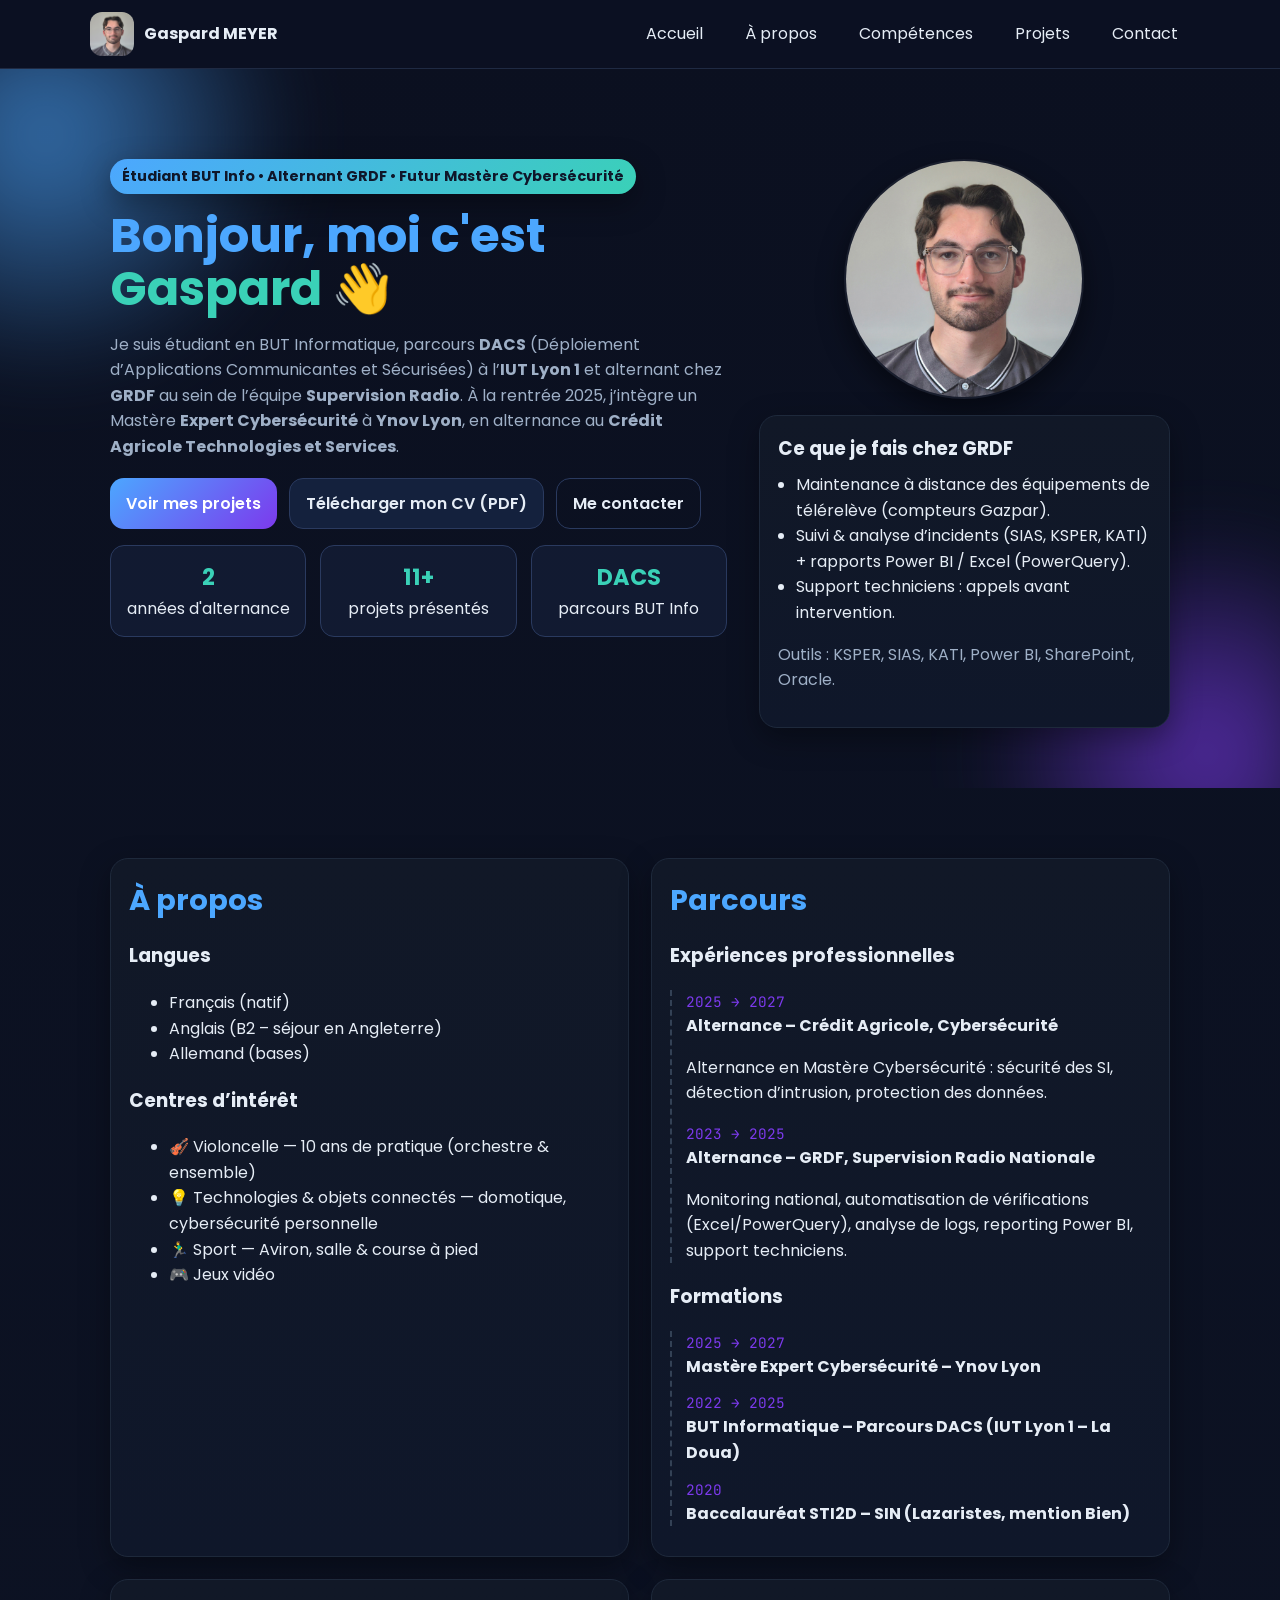
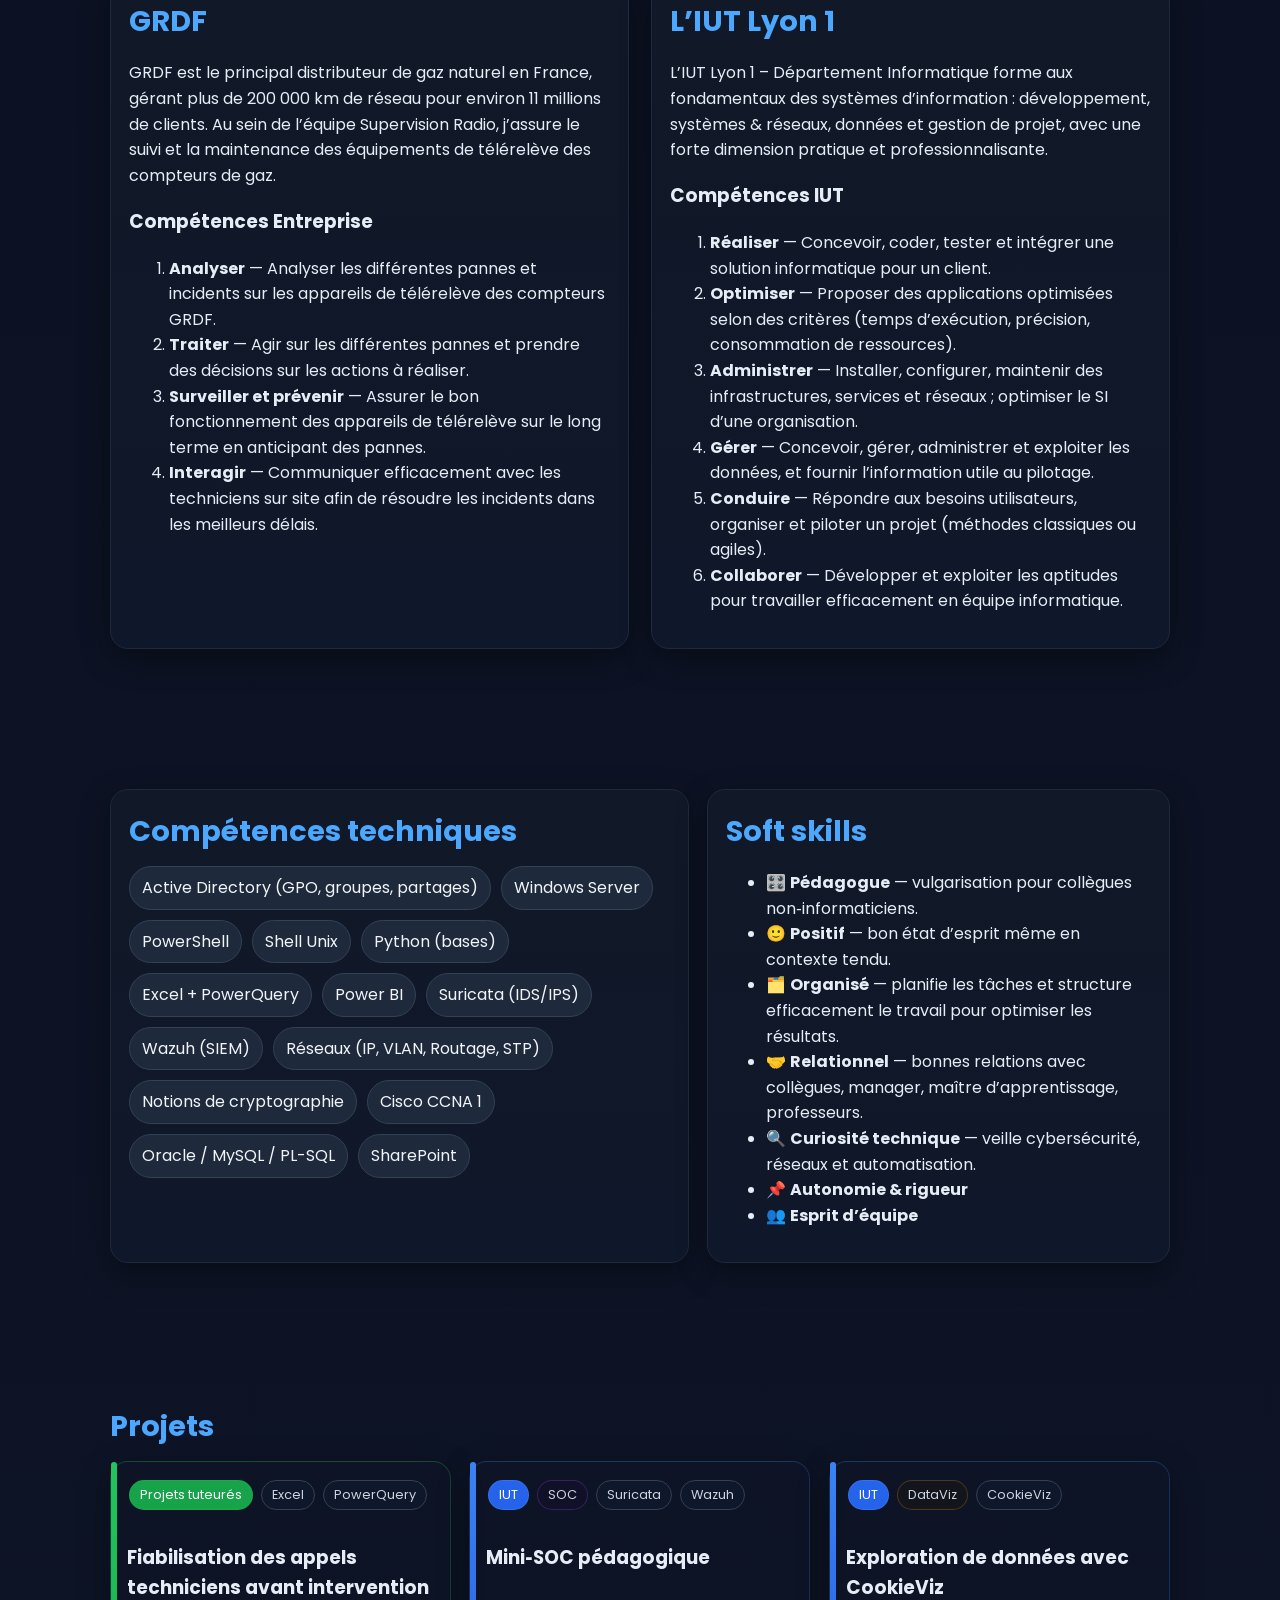
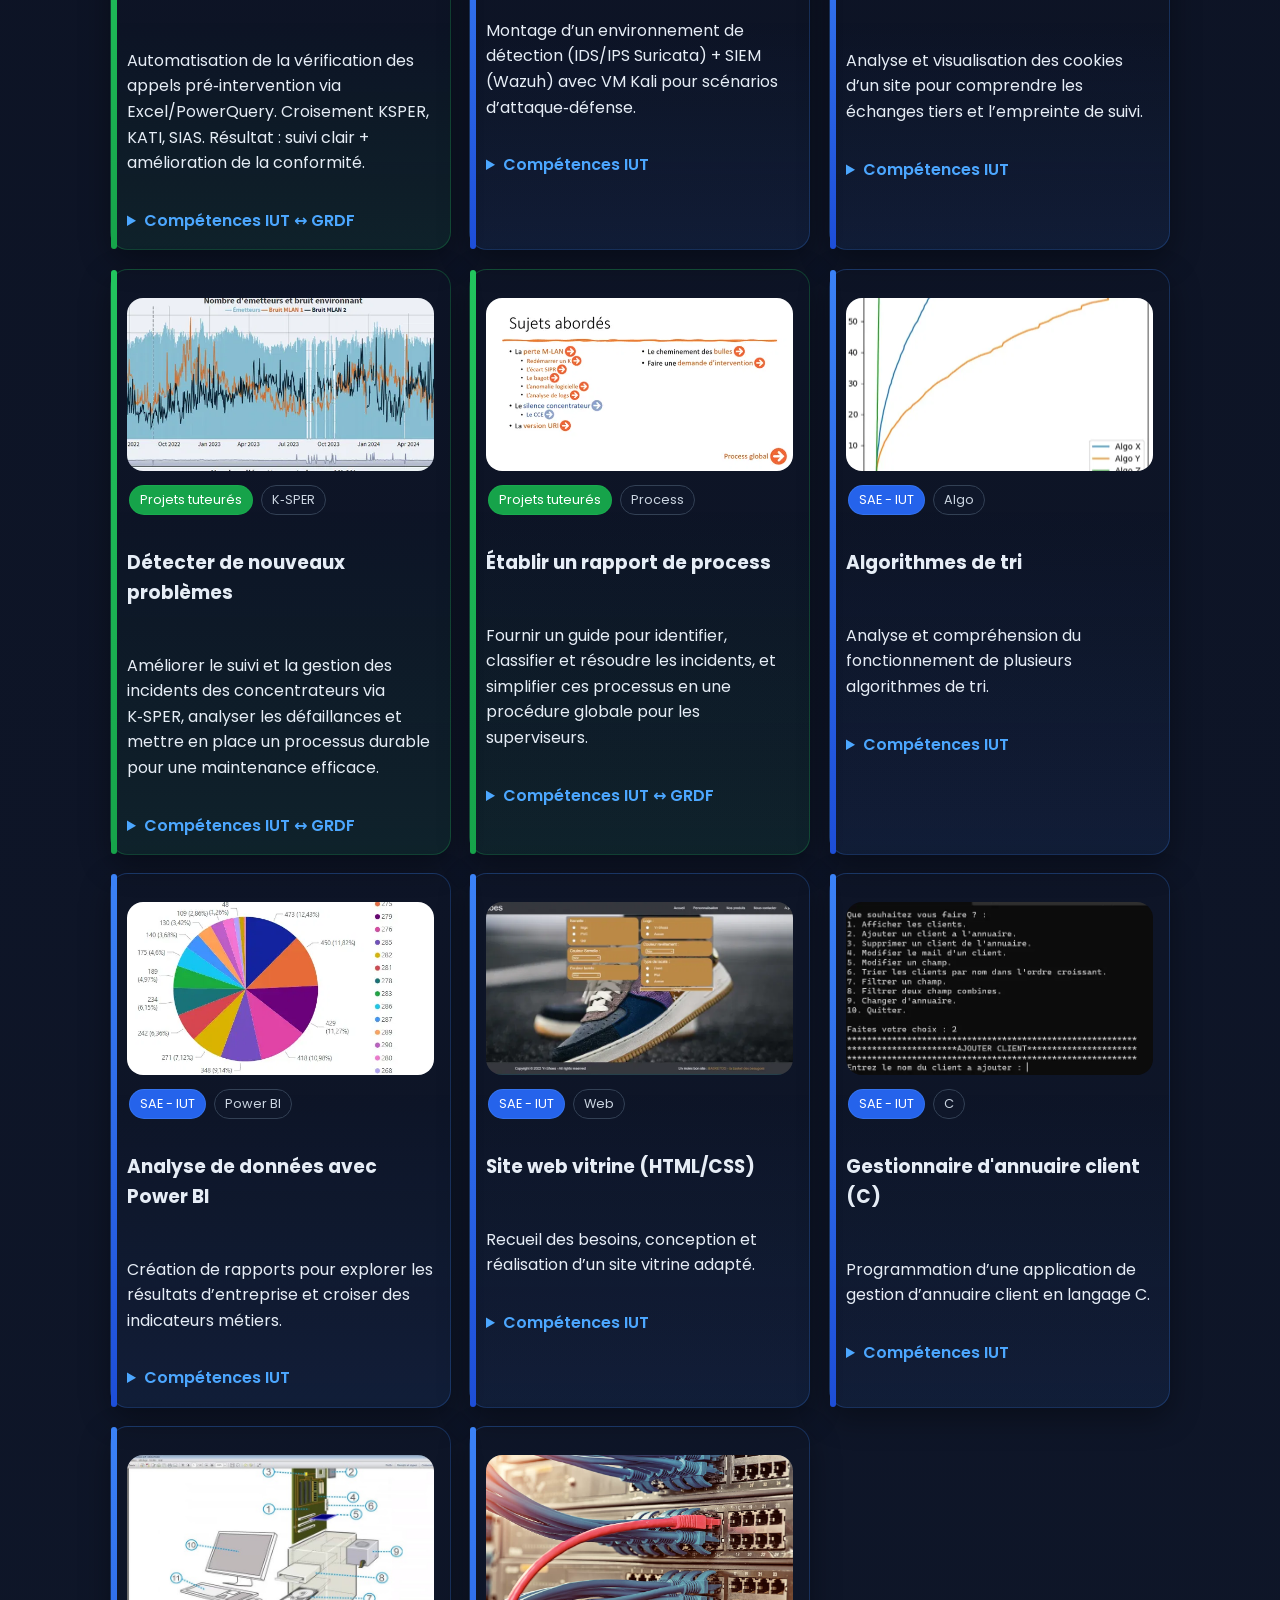
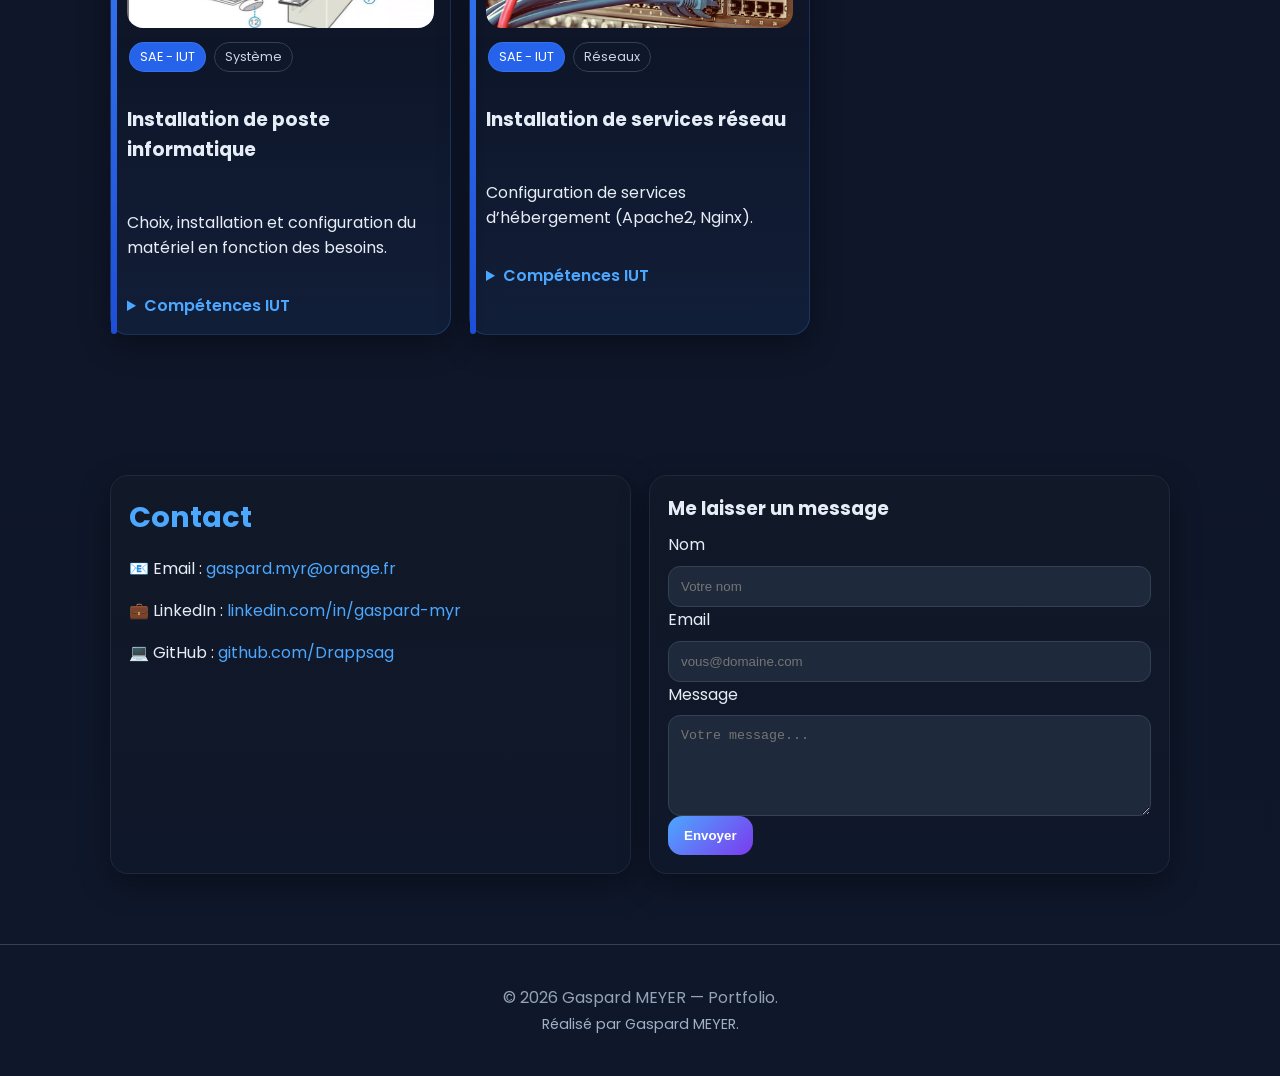
<file: index.html>
<!DOCTYPE html>
<html lang="fr">
	<head>
		<meta charset="utf-8" />
		<meta name="viewport" content="width=device-width, initial-scale=1" />
		<title>Gaspard MEYER • Portfolio</title>
		<meta
			name="description"
			content="Portfolio de Gaspard MEYER — Étudiant BUT Informatique (DACS), alternant chez GRDF (Supervision Radio), futur Mastère Expert Cybersécurité à Ynov Lyon en alternance au Crédit Agricole. Projets, compétences, CV et contacts."
		/>
		<meta name="theme-color" content="#0a0f1e" />
		<link rel="icon" href="assets/favicon.svg" type="image/svg+xml" />
		<link rel="preconnect" href="https://fonts.googleapis.com" />
		<link rel="preconnect" href="https://fonts.gstatic.com" crossorigin />
		<link
			href="https://fonts.googleapis.com/css2?family=Poppins:wght@300;400;600;700&family=JetBrains+Mono:wght@400;600&display=swap"
			rel="stylesheet"
		/>
		<link rel="stylesheet" href="styles.css" />

		<!-- Ajout ultra-minimal pour supporter une image optionnelle par tuile projet -->
		<style>
			/* Image optionnelle dans une tuile projet */
			.project-media {
				margin: 0.75rem 0;
				border-radius: 16px;
				overflow: hidden;
			}
			.project-media img {
				width: 100%;
				height: auto;
				display: block;
				aspect-ratio: 16/9;
				object-fit: cover;
			}
		</style>
	</head>
	<body>
		<a class="skip-link" href="#projets">Aller au contenu</a>

		<!-- NAV -->
		<header class="nav-wrap">
			<div class="container nav">
				<a href="#accueil" class="brand reveal">
					<div class="logo">
						<img
							src="assets/photo-gaspard.jpg"
							alt="Photo de Gaspard Meyer"
							class="avatar"
						/>
					</div>
					<span class="brand-name">Gaspard MEYER</span>
				</a>
				<button
					class="menu-btn"
					aria-label="Ouvrir le menu"
					aria-expanded="false"
					aria-controls="menu"
				>
					☰
				</button>
				<ul id="menu" class="menu">
					<li><a href="#accueil">Accueil</a></li>
					<li><a href="#apropos">À propos</a></li>
					<li><a href="#competences">Compétences</a></li>
					<li><a href="#projets">Projets</a></li>
					<li><a href="#contact">Contact</a></li>
				</ul>
			</div>
		</header>

		<!-- HERO -->
		<section id="accueil" class="hero">
			<div class="orb orb-a"></div>
			<div class="orb orb-b"></div>

			<div class="container grid">
				<div class="reveal">
					<span class="chip"
						>Étudiant BUT Info • Alternant GRDF • Futur Mastère
						Cybersécurité</span
					>
					<h1>
						Bonjour, moi c'est
						<span class="accent">Gaspard</span> 👋
					</h1>
					<p class="subtitle">
						Je suis étudiant en BUT Informatique, parcours
						<strong>DACS</strong> (Déploiement d’Applications
						Communicantes et Sécurisées) à l’<strong
							>IUT Lyon 1</strong
						>
						et alternant chez <strong>GRDF</strong> au sein de
						l’équipe <strong>Supervision Radio</strong>. À la
						rentrée 2025, j’intègre un Mastère
						<strong>Expert Cybersécurité</strong> à
						<strong>Ynov Lyon</strong>, en alternance au
						<strong>Crédit Agricole Technologies et Services</strong
						>.
					</p>
					<div class="cta">
						<a class="btn primary" href="#projets"
							>Voir mes projets</a
						>
						<a
							class="btn"
							href="assets/Gaspard-Meyer-CV.pdf"
							download="Gaspard-Meyer-CV.pdf"
							>Télécharger mon CV (PDF)</a
						>
						<a class="btn ghost" href="#contact">Me contacter</a>
					</div>
					<div class="kpis">
						<div class="kpi">
							<strong>2</strong>
							<div>années d'alternance</div>
						</div>
						<div class="kpi">
							<strong>11+</strong>
							<div>projets présentés</div>
						</div>
						<div class="kpi">
							<strong>DACS</strong>
							<div>parcours BUT Info</div>
						</div>
					</div>
				</div>

				<div class="hero-side reveal">
					<div class="photo-hero">
						<img
							src="assets/photo-gaspard.jpg"
							alt="Portrait de Gaspard Meyer"
						/>
					</div>
					<div class="panel glass tilt">
						<h3 class="panel-title">Ce que je fais chez GRDF</h3>
						<ul class="panel-list">
							<li>
								Maintenance à distance des équipements de
								télérelève (compteurs Gazpar).
							</li>
							<li>
								Suivi & analyse d’incidents (SIAS, KSPER, KATI)
								+ rapports Power BI / Excel (PowerQuery).
							</li>
							<li>
								Support techniciens : appels avant intervention.
							</li>
						</ul>
						<p class="muted">
							Outils : KSPER, SIAS, KATI, Power BI, SharePoint,
							Oracle.
						</p>
					</div>
				</div>
			</div>
		</section>

		<!-- A PROPOS -->
		<section id="apropos">
			<div class="container about">
				<div class="panel reveal card">
					<h2>À propos</h2>
					<h3>Langues</h3>
					<ul>
						<li>Français (natif)</li>
						<li>Anglais (B2 – séjour en Angleterre)</li>
						<li>Allemand (bases)</li>
					</ul>
					<h3>Centres d’intérêt</h3>
					<ul>
						<li>
							🎻 Violoncelle — 10 ans de pratique (orchestre &
							ensemble)
						</li>
						<li>
							💡 Technologies & objets connectés — domotique,
							cybersécurité personnelle
						</li>
						<li>🏃‍♂️ Sport — Aviron, salle & course à pied</li>
						<li>🎮 Jeux vidéo</li>
					</ul>
				</div>

				<div class="panel reveal card">
					<h2>Parcours</h2>
					<h3>Expériences professionnelles</h3>
					<div class="timeline">
						<div class="tl-item">
							<div class="when">2025 → 2027</div>
							<strong
								>Alternance – Crédit Agricole,
								Cybersécurité</strong
							>
							<p>
								Alternance en Mastère Cybersécurité : sécurité
								des SI, détection d’intrusion, protection des
								données.
							</p>
						</div>
						<div class="tl-item">
							<div class="when">2023 → 2025</div>
							<strong
								>Alternance – GRDF, Supervision Radio
								Nationale</strong
							>
							<p>
								Monitoring national, automatisation de
								vérifications (Excel/PowerQuery), analyse de
								logs, reporting Power BI, support techniciens.
							</p>
						</div>
					</div>
					<h3>Formations</h3>
					<div class="timeline">
						<div class="tl-item">
							<div class="when">2025 → 2027</div>
							<strong
								>Mastère Expert Cybersécurité – Ynov
								Lyon</strong
							>
						</div>
						<div class="tl-item">
							<div class="when">2022 → 2025</div>
							<strong
								>BUT Informatique – Parcours DACS (IUT Lyon 1 –
								La Doua)</strong
							>
						</div>
						<div class="tl-item">
							<div class="when">2020</div>
							<strong
								>Baccalauréat STI2D – SIN (Lazaristes, mention
								Bien)</strong
							>
						</div>
					</div>
				</div>

				<div class="panel reveal card">
					<h2>GRDF</h2>
					<p>
						GRDF est le principal distributeur de gaz naturel en
						France, gérant plus de 200 000 km de réseau pour environ
						11 millions de clients. Au sein de l’équipe Supervision
						Radio, j’assure le suivi et la maintenance des
						équipements de télérelève des compteurs de gaz.
					</p>
					<h3>Compétences Entreprise</h3>
					<ol class="pill-list">
						<li>
							<strong>Analyser</strong> — Analyser les différentes
							pannes et incidents sur les appareils de télérelève
							des compteurs GRDF.
						</li>
						<li>
							<strong>Traiter</strong> — Agir sur les différentes
							pannes et prendre des décisions sur les actions à
							réaliser.
						</li>
						<li>
							<strong>Surveiller et prévenir</strong> — Assurer le
							bon fonctionnement des appareils de télérelève sur
							le long terme en anticipant des pannes.
						</li>
						<li>
							<strong>Interagir</strong> — Communiquer
							efficacement avec les techniciens sur site afin de
							résoudre les incidents dans les meilleurs délais.
						</li>
					</ol>
				</div>

				<div class="panel reveal card">
					<h2>L’IUT Lyon 1</h2>
					<p>
						L’IUT Lyon 1 – Département Informatique forme aux
						fondamentaux des systèmes d’information : développement,
						systèmes & réseaux, données et gestion de projet, avec
						une forte dimension pratique et professionnalisante.
					</p>
					<h3>Compétences IUT</h3>
					<ol class="pill-list">
						<li>
							<strong>Réaliser</strong> — Concevoir, coder, tester
							et intégrer une solution informatique pour un
							client.
						</li>
						<li>
							<strong>Optimiser</strong> — Proposer des
							applications optimisées selon des critères (temps
							d’exécution, précision, consommation de ressources).
						</li>
						<li>
							<strong>Administrer</strong> — Installer,
							configurer, maintenir des infrastructures, services
							et réseaux ; optimiser le SI d’une organisation.
						</li>
						<li>
							<strong>Gérer</strong> — Concevoir, gérer,
							administrer et exploiter les données, et fournir
							l’information utile au pilotage.
						</li>
						<li>
							<strong>Conduire</strong> — Répondre aux besoins
							utilisateurs, organiser et piloter un projet
							(méthodes classiques ou agiles).
						</li>
						<li>
							<strong>Collaborer</strong> — Développer et
							exploiter les aptitudes pour travailler efficacement
							en équipe informatique.
						</li>
					</ol>
				</div>
			</div>
		</section>

		<!-- COMPETENCES -->
		<section id="competences">
			<div class="container skills">
				<div class="panel reveal">
					<h2>Compétences techniques</h2>
					<div class="chipset">
						<span class="skill"
							>Active Directory (GPO, groupes, partages)</span
						>
						<span class="skill">Windows Server</span>
						<span class="skill">PowerShell</span>
						<span class="skill">Shell Unix</span>
						<span class="skill">Python (bases)</span>
						<span class="skill">Excel + PowerQuery</span>
						<span class="skill">Power BI</span>
						<span class="skill">Suricata (IDS/IPS)</span>
						<span class="skill">Wazuh (SIEM)</span>
						<span class="skill"
							>Réseaux (IP, VLAN, Routage, STP)</span
						>
						<span class="skill">Notions de cryptographie</span>
						<span class="skill">Cisco CCNA 1</span>
						<span class="skill">Oracle / MySQL / PL-SQL</span>
						<span class="skill">SharePoint</span>
					</div>
				</div>
				<div class="panel reveal">
					<h2>Soft skills</h2>
					<ul class="soft">
						<li>
							🎛️ <strong>Pédagogue</strong> — vulgarisation pour
							collègues non‑informaticiens.
						</li>
						<li>
							🙂 <strong>Positif</strong> — bon état d’esprit même
							en contexte tendu.
						</li>
						<li>
							🗂️ <strong>Organisé</strong> — planifie les tâches
							et structure efficacement le travail pour optimiser
							les résultats.
						</li>
						<li>
							🤝 <strong>Relationnel</strong> — bonnes relations
							avec collègues, manager, maître d’apprentissage,
							professeurs.
						</li>
						<li>
							🔍 <strong>Curiosité technique</strong> — veille
							cybersécurité, réseaux et automatisation.
						</li>
						<li>📌 <strong>Autonomie & rigueur</strong></li>
						<li>👥 <strong>Esprit d’équipe</strong></li>
					</ul>
				</div>
			</div>
		</section>

		<!-- PROJETS -->
		<section id="projets">
			<div class="container">
				<h2>Projets</h2>
				<div class="projects">
					<!-- 
          ASTUCE : Pour ajouter une image à une tuile projet, insérez ce bloc
          (juste après <div class="tags">…</div> par exemple) :

          <figure class="project-media">
            <img src="assets/projets/mon-image.jpg" alt="Aperçu du projet" loading="lazy">
          </figure>
        -->

					<article class="panel project tilt reveal">
						<div class="tags">
							<span class="tag t-green">Projets tuteurés</span>
							<span class="tag">Excel</span>
							<span class="tag">PowerQuery</span>
						</div>
						<h3>
							Fiabilisation des appels techniciens avant
							intervention
						</h3>
						<p>
							Automatisation de la vérification des appels
							pré‑intervention via Excel/PowerQuery. Croisement
							KSPER, KATI, SIAS. Résultat : suivi clair +
							amélioration de la conformité.
						</p>
						<details class="iut">
							<summary>Compétences IUT ↔ GRDF</summary>
							<ul class="iut-list">
								<li>
									<strong>Réaliser</strong> → J’ai conçu et
									mis en place une solution automatisée dans
									Excel/PowerQuery pour répondre à un besoin
									métier concret.
								</li>
								<li>
									<strong>Optimiser</strong> → J’ai amélioré
									le suivi en réduisant le temps d’analyse
									manuelle et en fiabilisant la conformité.
								</li>
								<li>
									<strong>Gérer</strong> → J’ai exploité et
									croisé des données issues de plusieurs
									sources (KSPER, KATI, SIAS) pour fournir une
									information utile aux superviseurs.
								</li>
								<li>
									<strong>Conduire</strong> → J’ai répondu à
									un besoin exprimé par l’équipe et organisé
									le projet pour livrer un outil exploitable.
								</li>
							</ul>
						</details>
					</article>

					<article class="panel project tilt reveal">
						<div class="tags">
							<span class="tag t-blue">IUT</span>
							<span class="tag t-purple">SOC</span>
							<span class="tag">Suricata</span>
							<span class="tag">Wazuh</span>
						</div>
						<h3>Mini‑SOC pédagogique</h3>
						<p>
							Montage d’un environnement de détection (IDS/IPS
							Suricata) + SIEM (Wazuh) avec VM Kali pour scénarios
							d’attaque‑défense.
						</p>
						<details class="iut">
							<summary>Compétences IUT</summary>
							<ul class="iut-list">
								<li>
									<strong>Réaliser</strong> → J’ai monté un
									environnement complet avec IDS/IPS et SIEM
									pour tester des scénarios concrets
									d’attaque-défense.
								</li>
								<li>
									<strong>Administrer</strong> → J’ai
									installé, configuré et maintenu les
									différentes machines virtuelles (Suricata,
									Wazuh, Kali) pour assurer le fonctionnement
									du SOC.
								</li>
								<li>
									<strong>Collaborer</strong> → J’ai travaillé
									en groupe pour répartir les tâches entre
									déploiement, attaque et défense afin de
									construire un environnement cohérent.
								</li>
							</ul>
						</details>
					</article>

					<article class="panel project tilt reveal">
						<div class="tags">
							<span class="tag t-blue">IUT</span>
							<span class="tag t-orange">DataViz</span>
							<span class="tag">CookieViz</span>
						</div>
						<h3>Exploration de données avec CookieViz</h3>
						<p>
							Analyse et visualisation des cookies d’un site pour
							comprendre les échanges tiers et l’empreinte de
							suivi.
						</p>
						<details class="iut">
							<summary>Compétences IUT</summary>
							<ul class="iut-list">
								<li>
									<strong>Gérer</strong> → J’ai collecté et
									exploité les données de navigation afin de
									mettre en évidence les échanges tiers et les
									pratiques de suivi.
								</li>
								<li>
									<strong>Réaliser</strong> → J’ai utilisé un
									outil de visualisation pour analyser et
									représenter concrètement le fonctionnement
									des cookies d’un site.
								</li>
							</ul>
						</details>
					</article>

					<article class="panel project tilt reveal">
						<div class="tags">
							<figure class="project-media">
								<img
									src="assets/problemes.webp"
									alt="Aperçu du projet"
									loading="lazy"
								/>
							</figure>
							<span class="tag t-green">Projets tuteurés</span>
							<span class="tag">K‑SPER</span>
						</div>
						<h3>Détecter de nouveaux problèmes</h3>
						<p>
							Améliorer le suivi et la gestion des incidents des
							concentrateurs via K‑SPER, analyser les défaillances
							et mettre en place un processus durable pour une
							maintenance efficace.
						</p>
						<details class="iut">
							<summary>Compétences IUT ↔ GRDF</summary>
							<ul class="iut-list">
								<li>
									<strong>Gérer</strong> → J’ai exploité les
									données issues de K-SPER et BI POC pour
									analyser les défaillances et identifier des
									incidents récurrents.
								</li>
								<li>
									<strong>Optimiser</strong> → J’ai mis en
									place un processus d’analyse permettant
									d’améliorer le suivi et de réduire la
									réapparition des problèmes.
								</li>
								<li>
									<strong>Conduire</strong> → J’ai structuré
									une démarche durable pour renforcer la
									maintenance et répondre aux besoins de
									l’équipe supervision.
								</li>
							</ul>
						</details>
					</article>

					<article class="panel project tilt reveal">
						<div class="tags">
							<figure class="project-media">
								<img
									src="assets/process.webp"
									alt="Aperçu du projet"
									loading="lazy"
								/>
							</figure>
							<span class="tag t-green">Projets tuteurés</span>
							<span class="tag">Process</span>
						</div>
						<h3>Établir un rapport de process</h3>
						<p>
							Fournir un guide pour identifier, classifier et
							résoudre les incidents, et simplifier ces processus
							en une procédure globale pour les superviseurs.
						</p>
						<details class="iut">
							<summary>Compétences IUT ↔ GRDF</summary>
							<ul class="iut-list">
								<li>
									<strong>Conduire</strong> → J’ai organisé et
									formalisé les étapes de traitement des
									incidents afin de structurer une procédure
									claire et exploitable.
								</li>
								<li>
									<strong>Collaborer</strong> → J’ai travaillé
									avec les superviseurs pour comprendre leurs
									pratiques et concevoir un guide adapté à
									leur usage quotidien.
								</li>

								<li>
									<strong>Réaliser</strong> → J’ai rédigé et
									intégré une documentation opérationnelle
									simplifiant l’identification et la
									résolution des incidents.
								</li>
							</ul>
						</details>
					</article>

					<article class="panel project tilt reveal">
						<div class="tags">
							<figure class="project-media">
								<img
									src="assets/algo-tri.webp"
									alt="Aperçu du projet"
									loading="lazy"
								/>
							</figure>
							<span class="tag t-blue">SAE - IUT</span>
							<span class="tag">Algo</span>
						</div>
						<h3>Algorithmes de tri</h3>
						<p>
							Analyse et compréhension du fonctionnement de
							plusieurs algorithmes de tri.
						</p>
						<details class="iut">
							<summary>Compétences IUT</summary>
							<ul class="iut-list">
								<li>
									<strong>Réaliser</strong> → J’ai implémenté
									différents algorithmes de tri pour en
									comprendre concrètement le fonctionnement.
								</li>
								<li>
									<strong>Optimiser</strong> → J’ai comparé
									leurs performances (temps d’exécution,
									consommation de ressources) afin d’évaluer
									leur efficacité.
								</li>
							</ul>
						</details>
					</article>

					<article class="panel project tilt reveal">
						<div class="tags">
							<figure class="project-media">
								<img
									src="assets/power-bi.webp"
									alt="Aperçu du projet"
									loading="lazy"
								/>
							</figure>
							<span class="tag t-blue">SAE - IUT</span>
							<span class="tag">Power BI</span>
						</div>
						<h3>Analyse de données avec Power BI</h3>
						<p>
							Création de rapports pour explorer les résultats
							d’entreprise et croiser des indicateurs métiers.
						</p>
						<details class="iut">
							<summary>Compétences IUT</summary>
							<ul class="iut-list">
								<li>
									<strong>Gérer</strong> → J’ai exploité et
									croisé des indicateurs métiers pour produire
									une information utile à l’analyse et à la
									prise de décision.
								</li>
								<li>
									<strong>Réaliser</strong> → J’ai conçu des
									rapports interactifs et visuels adaptés à
									l’exploration des résultats d’entreprise.
								</li>
								<li>
									<strong>Optimiser</strong> → J’ai structuré
									les données afin de rendre l’analyse plus
									fluide et pertinente.
								</li>
							</ul>
						</details>
					</article>

					<article class="panel project tilt reveal">
						<div class="tags">
							<figure class="project-media">
								<img
									src="assets/site-web.webp"
									alt="Aperçu du projet"
									loading="lazy"
								/>
							</figure>
							<span class="tag t-blue">SAE - IUT</span>
							<span class="tag">Web</span>
						</div>
						<h3>Site web vitrine (HTML/CSS)</h3>
						<p>
							Recueil des besoins, conception et réalisation d’un
							site vitrine adapté.
						</p>
						<details class="iut">
							<summary>Compétences IUT</summary>
							<ul class="iut-list">
								<li>
									<strong>Réaliser</strong> → J’ai conçu et
									développé un site web complet répondant aux
									besoins définis.
								</li>
								<li>
									<strong>Conduire</strong> → J’ai recueilli
									les besoins des utilisateurs pour organiser
									le projet et définir les fonctionnalités
									essentielles.
								</li>
								<li>
									<strong>Collaborer</strong> → J’ai échangé
									avec les parties prenantes pour m’assurer
									que le site corresponde aux attentes et soit
									ergonomique.
								</li>
							</ul>
						</details>
					</article>

					<article class="panel project tilt reveal">
						<div class="tags">
							<figure class="project-media">
								<img
									src="assets/annuaire-c.webp"
									alt="Aperçu du projet"
									loading="lazy"
								/>
							</figure>
							<span class="tag t-blue">SAE - IUT</span>
							<span class="tag">C</span>
						</div>
						<h3>Gestionnaire d'annuaire client (C)</h3>
						<p>
							Programmation d’une application de gestion
							d’annuaire client en langage C.
						</p>
						<details class="iut">
							<summary>Compétences IUT</summary>
							<ul class="iut-list">
								<li>
									<strong>Réaliser</strong> → J’ai développé
									une application complète en C pour gérer les
									informations des clients.
								</li>
								<li>
									<strong>Optimiser</strong> → J’ai amélioré
									les structures de données et les algorithmes
									pour rendre l’application plus rapide et
									efficace.
								</li>
								<li>
									<strong>Gérer</strong> → J’ai organisé et
									manipulé les données des clients pour
									permettre une exploitation fiable et
									structurée.
								</li>
							</ul>
						</details>
					</article>

					<article class="panel project tilt reveal">
						<div class="tags">
							<figure class="project-media">
								<img
									src="assets/poste-informatique.jpg"
									alt="Aperçu du projet"
									loading="lazy"
								/>
							</figure>
							<span class="tag t-blue">SAE - IUT</span>
							<span class="tag">Système</span>
						</div>
						<h3>Installation de poste informatique</h3>
						<p>
							Choix, installation et configuration du matériel en
							fonction des besoins.
						</p>
						<details class="iut">
							<summary>Compétences IUT</summary>
							<ul class="iut-list">
								<li>
									<strong>Administrer</strong> → J’ai installé
									et configuré le matériel et les logiciels
									pour assurer le bon fonctionnement des
									postes selon les besoins.
								</li>
								<li>
									<strong>Conduire</strong> → J’ai analysé les
									besoins des utilisateurs pour sélectionner
									les équipements et organiser le déploiement.
								</li>
								<li>
									<strong>Collaborer</strong> → J’ai travaillé
									avec les utilisateurs finaux pour valider la
									configuration et assurer une prise en main
									efficace.
								</li>
							</ul>
						</details>
					</article>

					<article class="panel project tilt reveal">
						<div class="tags">
							<figure class="project-media">
								<img
									src="assets/service-reseau.jpg"
									alt="Aperçu du projet"
									loading="lazy"
								/>
							</figure>
							<span class="tag t-blue">SAE - IUT</span>
							<span class="tag">Réseaux</span>
						</div>
						<h3>Installation de services réseau</h3>
						<p>
							Configuration de services d’hébergement (Apache2,
							Nginx).
						</p>
						<details class="iut">
							<summary>Compétences IUT</summary>
							<ul class="iut-list">
								<li>
									<strong>Administrer</strong> → J’ai installé
									et configuré des serveurs web (Apache2,
									Nginx) pour assurer la disponibilité et la
									fiabilité des services.
								</li>
								<li>
									<strong>Réaliser </strong> → J’ai mis en
									place des environnements opérationnels
									répondant aux besoins spécifiques des
									projets.
								</li>
								<li>
									<strong>Optimiser</strong> J’ai ajusté les
									configurations pour améliorer les
									performances et la sécurité des services
									réseau.
								</li>
							</ul>
						</details>
					</article>
				</div>
			</div>
		</section>

		<!-- CONTACT -->
		<section id="contact">
			<div class="container contact-card">
				<div class="panel reveal">
					<h2>Contact</h2>
					<p>
						📧 Email :
						<a href="mailto:gaspard.myr@orange.fr"
							>gaspard.myr@orange.fr</a
						>
					</p>
					<p>
						💼 LinkedIn :
						<a
							href="https://www.linkedin.com/in/gaspard-myr"
							target="_blank"
							rel="noopener"
							>linkedin.com/in/gaspard-myr</a
						>
					</p>
					<p>
						💻 GitHub :
						<a
							href="https://github.com/Drappsag"
							target="_blank"
							rel="noopener"
							>github.com/Drappsag</a
						>
					</p>
				</div>
				<form
					class="panel reveal"
					onsubmit="event.preventDefault(); alert('Merci ! Vous pouvez m’écrire directement par email.');"
				>
					<h3 class="panel-title">Me laisser un message</h3>
					<div class="field">
						<label for="name">Nom</label>
						<input id="name" placeholder="Votre nom" required />
					</div>
					<div class="field">
						<label for="email">Email</label>
						<input
							id="email"
							type="email"
							placeholder="vous@domaine.com"
							required
						/>
					</div>
					<div class="field">
						<label for="msg">Message</label>
						<textarea
							id="msg"
							rows="5"
							placeholder="Votre message..."
						></textarea>
					</div>
					<button class="btn primary" type="submit">Envoyer</button>
				</form>
			</div>
		</section>

		<footer>
			<div class="container">
				© <span id="year"></span> Gaspard MEYER — Portfolio. <br /><span
					class="muted small"
					>Réalisé par Gaspard MEYER.</span
				>
			</div>
		</footer>

		<script src="script.js"></script>
	</body>
</html>
</file>
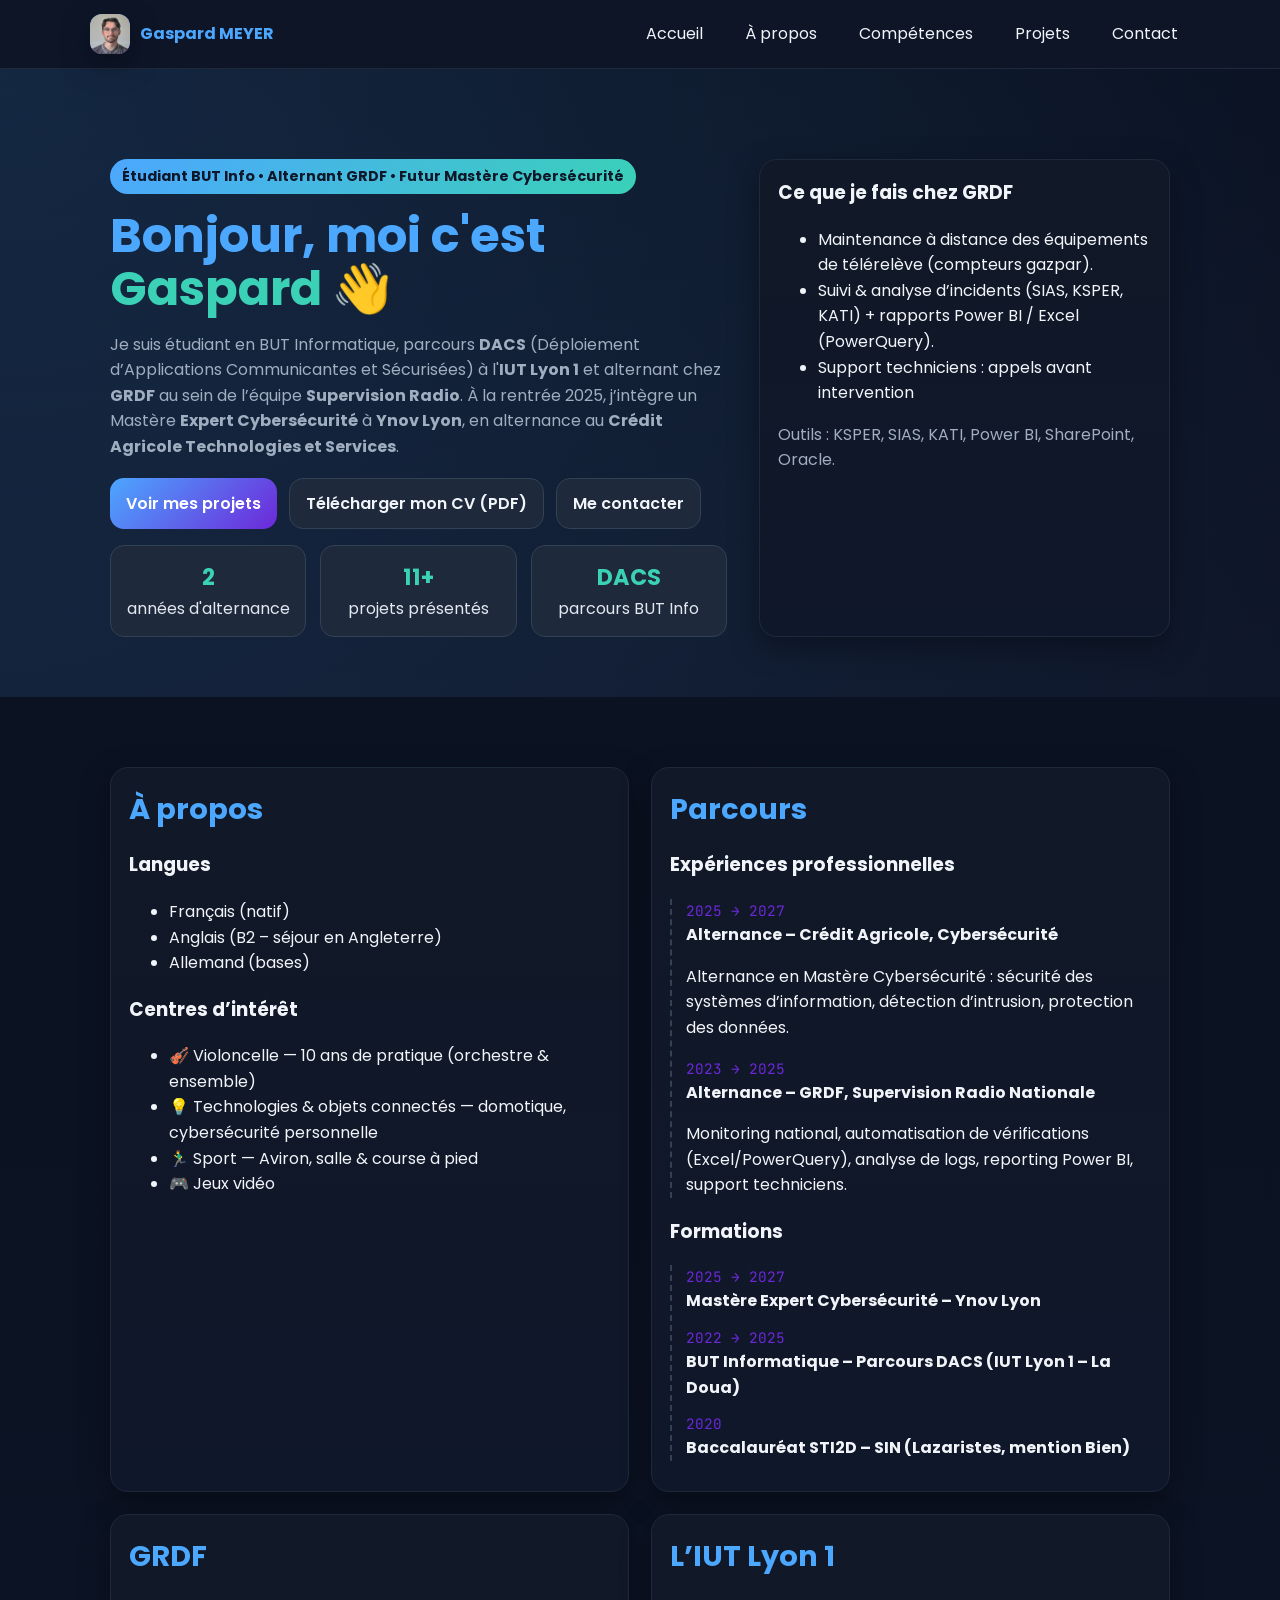
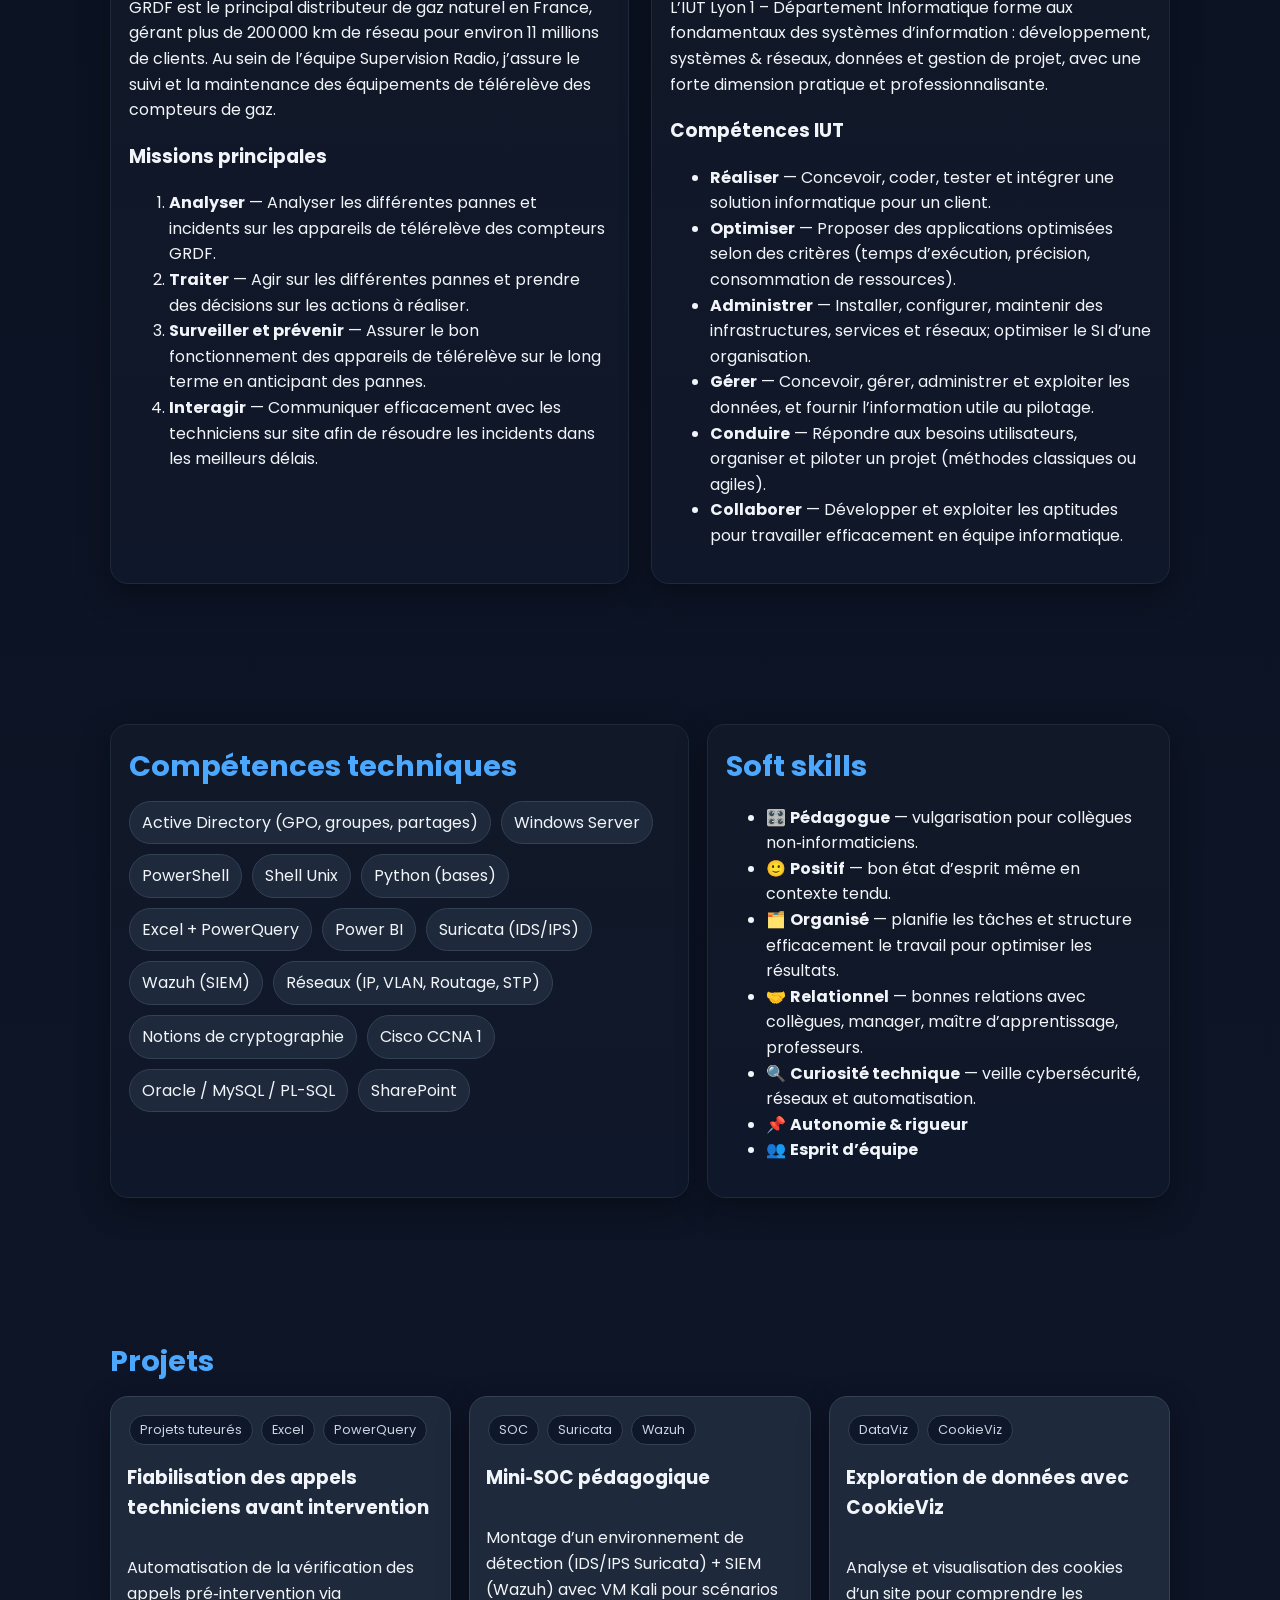
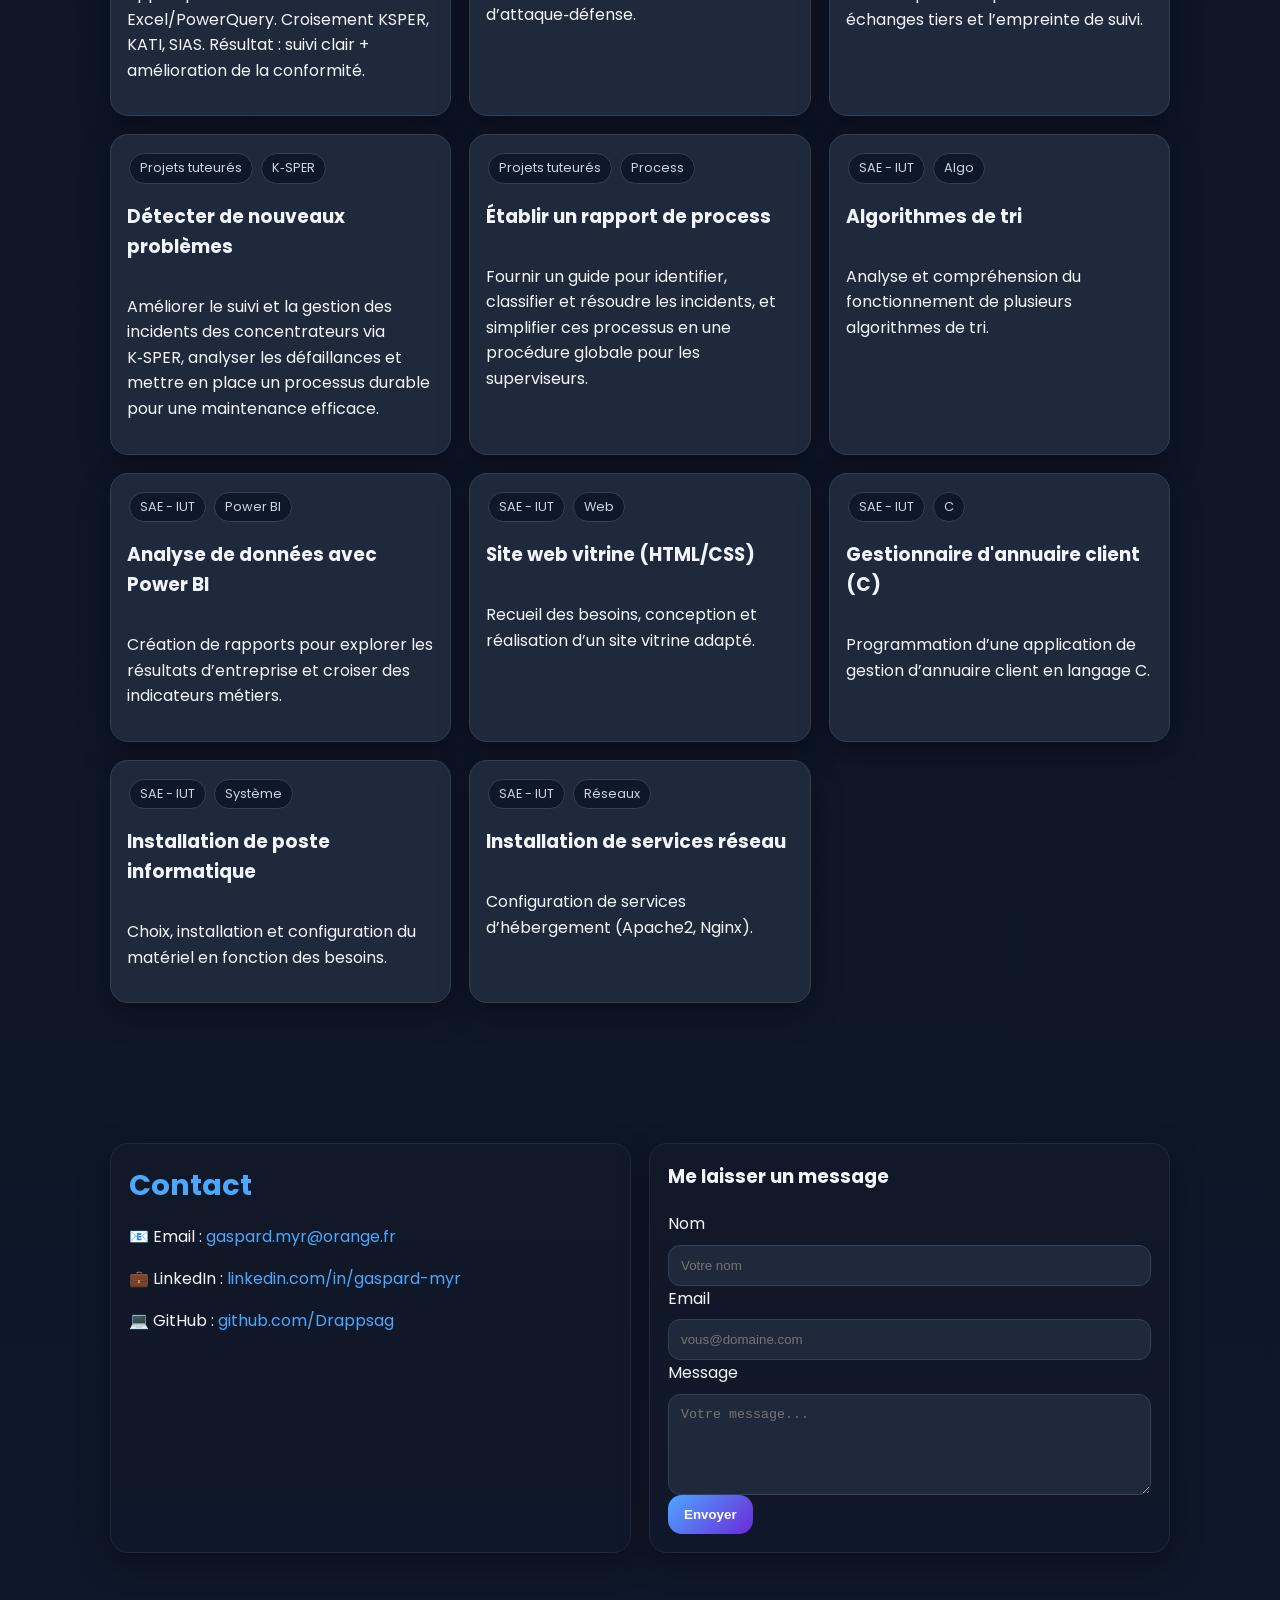
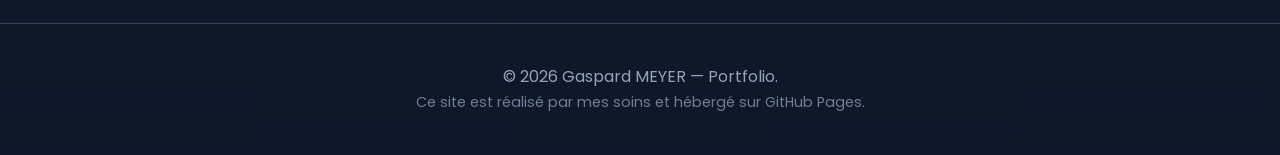
<file: portfolio_gaspard_meyer_index.html>
<!DOCTYPE html>
<html lang="fr">
	<head>
		<meta charset="utf-8" />
		<meta name="viewport" content="width=device-width, initial-scale=1" />
		<title>Gaspard MEYER • Portfolio</title>
		<meta
			name="description"
			content="Portfolio de Gaspard MEYER — Étudiant BUT Informatique (DACS), alternant chez GRDF (Supervision Radio), futur Mastère Cybersécurité à Ynov Lyon. Projets, compétences, CV et contacts."
		/>
		<meta name="theme-color" content="#0b1220" />
		<link rel="preconnect" href="https://fonts.googleapis.com" />
		<link rel="preconnect" href="https://fonts.gstatic.com" crossorigin />
		<link
			href="https://fonts.googleapis.com/css2?family=Poppins:wght@300;400;600;700&family=JetBrains+Mono:wght@400;600&display=swap"
			rel="stylesheet"
		/>
		<style>
			:root {
				--bg: #0a1120; /* fond principal plus doux */
				--panel: #121b2e; /* panneaux */
				--muted: #a0aec0; /* texte secondaire */
				--text: #f1f5f9; /* texte principal */
				--brand: #3ad1b7; /* accent vert-bleu cyber */
				--brand-2: #4ca7ff; /* accent secondaire */
				--brand-3: #6d28d9; /* accent violet subtil */
				--radius: 18px;
				--shadow: 0 10px 30px rgba(0, 0, 0, 0.35);
			}
			* {
				box-sizing: border-box;
			}
			html {
				scroll-behavior: smooth;
			}
			body {
				margin: 0;
				font-family: Poppins, system-ui, -apple-system, Segoe UI, Roboto,
					Ubuntu;
				line-height: 1.6;
				background: linear-gradient(180deg, #0a1120, #0f172a);
				color: var(--text);
			}
			a {
				color: var(--brand-2);
				text-decoration: none;
				transition: 0.2s;
			}
			a:hover {
				color: var(--brand);
			}
			.container {
				max-width: 1100px;
				margin: 0 auto;
				padding: 0 20px;
			}
			header {
				position: sticky;
				top: 0;
				z-index: 50;
				background: rgba(15, 23, 42, 0.85);
				backdrop-filter: blur(10px);
				border-bottom: 1px solid #1e293b;
			}
			.nav {
				display: flex;
				align-items: center;
				justify-content: space-between;
				padding: 14px 0;
			}
			.brand {
				display: flex;
				align-items: center;
				gap: 10px;
				font-weight: 700;
				color: var(--brand-2);
			}
			.logo {
				display: grid;
				place-items: center;
				width: 40px;
				height: 40px;
				border-radius: 12px;
				background: linear-gradient(
					135deg,
					var(--brand-2),
					var(--brand-3)
				);
				color: #fff;
				font-weight: 800;
				box-shadow: var(--shadow);
			}
			.nav ul {
				display: flex;
				gap: 18px;
				list-style: none;
				margin: 0;
				padding: 0;
			}
			.nav a {
				color: var(--text);
				padding: 8px 12px;
				border-radius: 12px;
			}
			.nav a:hover {
				background: #1e293b;
			}
			.menu-btn {
				display: none;
			}
			@media (max-width: 820px) {
				.menu-btn {
					display: block;
					background: #1e293b;
					color: var(--text);
					border: none;
					border-radius: 12px;
					padding: 8px 12px;
				}
				.nav ul {
					display: none;
					position: absolute;
					top: 58px;
					right: 20px;
					flex-direction: column;
					background: #0f172a;
					border: 1px solid #1e293b;
					border-radius: 14px;
					padding: 10px;
					width: 240px;
				}
				.nav ul.open {
					display: flex;
				}
			}
			.hero {
				padding: 90px 0 60px;
				position: relative;
				overflow: hidden;
				background: radial-gradient(
						circle at top left,
						rgba(76, 167, 255, 0.15),
						transparent
					),
					linear-gradient(180deg, #0a1120, #0f172a);
			}
			.grid {
				display: grid;
				grid-template-columns: 1.2fr 0.8fr;
				gap: 32px;
			}
			@media (max-width: 920px) {
				.grid {
					grid-template-columns: 1fr;
				}
			}
			.chip {
				display: inline-flex;
				align-items: center;
				gap: 8px;
				font-size: 0.9rem;
				color: #0f172a;
				background: linear-gradient(
					135deg,
					var(--brand-2),
					var(--brand)
				);
				padding: 6px 12px;
				border-radius: 999px;
				font-weight: 700;
			}
			h1 {
				font-size: clamp(2rem, 5vw, 3rem);
				line-height: 1.1;
				margin: 16px 0;
				color: var(--brand-2);
			}
			.subtitle {
				color: var(--muted);
				max-width: 700px;
			}
			.cta {
				display: flex;
				gap: 12px;
				margin-top: 18px;
				flex-wrap: wrap;
			}
			.btn {
				display: inline-flex;
				align-items: center;
				gap: 10px;
				padding: 12px 16px;
				border-radius: 14px;
				border: 1px solid #334155;
				background: #1e293b;
				color: var(--text);
				font-weight: 600;
				transition: 0.2s;
			}
			.btn.primary {
				background: linear-gradient(
					135deg,
					var(--brand-2),
					var(--brand-3)
				);
				color: #fff;
				border: 0;
			}
			.btn:hover {
				transform: translateY(-2px);
				box-shadow: 0 6px 15px rgba(0, 0, 0, 0.4);
			}
			.panel {
				background: linear-gradient(180deg, #111827, #0f172a);
				border: 1px solid #1e293b;
				border-radius: var(--radius);
				padding: 18px;
				box-shadow: var(--shadow);
			}
			.kpis {
				display: grid;
				grid-template-columns: repeat(3, 1fr);
				gap: 14px;
				margin-top: 16px;
			}
			.kpi {
				background: #1e293b;
				border: 1px solid #334155;
				border-radius: 14px;
				padding: 14px;
				text-align: center;
				color: #e2e8f0;
			}
			.kpi strong {
				font-size: 1.4rem;
				color: var(--brand);
			}
			section {
				padding: 70px 0;
			}
			section h2 {
				font-size: 1.8rem;
				margin: 0 0 12px;
				color: var(--brand-2);
			}
			.lead {
				color: var(--muted);
				margin: 0 0 24px;
			}
			.about {
				display: grid;
				grid-template-columns: 1fr 1fr;
				gap: 22px;
			}
			@media (max-width: 900px) {
				.about {
					grid-template-columns: 1fr;
				}
			}
			.about .card {
				padding: 18px;
			}
			.timeline {
				border-left: 2px dashed #334155;
				padding-left: 14px;
			}
			.tl-item {
				margin: 12px 0;
			}
			.tl-item .when {
				font-family: "JetBrains Mono", monospace;
				font-size: 0.9rem;
				color: var(--brand-3);
			}
			.projects {
				display: grid;
				grid-template-columns: repeat(3, 1fr);
				gap: 18px;
			}
			@media (max-width: 1024px) {
				.projects {
					grid-template-columns: repeat(2, 1fr);
				}
			}
			@media (max-width: 720px) {
				.projects {
					grid-template-columns: 1fr;
				}
			}
			.project {
				display: flex;
				flex-direction: column;
				gap: 10px;
				padding: 16px;
				transition: transform 0.15s ease;
				background: #1e293b;
				border-radius: var(--radius);
				border: 1px solid #334155;
			}
			.project:hover {
				transform: translateY(-3px);
				box-shadow: 0 6px 12px rgba(0, 0, 0, 0.4);
			}
			.tag {
				display: inline-block;
				background: #0f172a;
				border: 1px solid #334155;
				color: #cbd5e1;
				font-size: 0.8rem;
				padding: 4px 10px;
				border-radius: 999px;
				margin: 2px;
			}
			.skills {
				display: grid;
				grid-template-columns: 1fr 0.8fr;
				gap: 18px;
			}
			@media (max-width: 980px) {
				.skills {
					grid-template-columns: 1fr;
				}
			}
			.chipset {
				display: flex;
				flex-wrap: wrap;
				gap: 10px;
			}
			.skill {
				background: #1e293b;
				border: 1px solid #334155;
				padding: 8px 12px;
				border-radius: 999px;
				color: #f1f5f9;
			}
			.contact-card {
				display: grid;
				grid-template-columns: 1fr 1fr;
				gap: 18px;
			}
			@media (max-width: 880px) {
				.contact-card {
					grid-template-columns: 1fr;
				}
			}
			.field {
				display: flex;
				flex-direction: column;
				gap: 8px;
			}
			input,
			textarea {
				background: #1e293b;
				border: 1px solid #334155;
				border-radius: 12px;
				padding: 12px;
				color: #f1f5f9;
			}
			input:focus,
			textarea:focus {
				outline: none;
				box-shadow: 0 0 0 3px rgba(76, 167, 255, 0.3);
			}
			footer {
				padding: 40px 0;
				color: #94a3b8;
				text-align: center;
				border-top: 1px solid #334155;
			}
		</style>
	</head>
	<body>
		<!-- NAV -->
		<header>
			<div class="container nav">
				<div class="brand">
					<div class="logo">
						<img
							src="assets/photo-gaspard.jpg"
							alt="Logo Gaspard Meyer"
							style="
								width: 100%;
								height: 100%;
								object-fit: cover;
								border-radius: 12px;
							"
						/>
					</div>
					<span>Gaspard MEYER</span>
				</div>
				<button
					class="menu-btn"
					aria-label="menu"
					onclick="toggleMenu()"
				>
					☰ Menu
				</button>
				<ul id="menu">
					<li><a href="#accueil">Accueil</a></li>
					<li><a href="#apropos">À propos</a></li>
					<li><a href="#competences">Compétences</a></li>
					<li><a href="#projets">Projets</a></li>
					<li><a href="#contact">Contact</a></li>
				</ul>
			</div>
		</header>

		<!-- HERO / ACCUEIL -->
		<section id="accueil" class="hero">
			<div class="container grid">
				<div>
					<span class="chip"
						>Étudiant BUT Info • Alternant GRDF • Futur Mastère
						Cybersécurité</span
					>
					<h1>
						Bonjour, moi c'est
						<span style="color: var(--brand)">Gaspard</span> 👋
					</h1>
					<p class="subtitle">
						Je suis étudiant en BUT Informatique, parcours
						<strong>DACS</strong> (Déploiement d’Applications
						Communicantes et Sécurisées) à l'<strong
							>IUT Lyon 1</strong
						>
						et alternant chez <strong>GRDF</strong> au sein de
						l’équipe <strong>Supervision Radio</strong>. À la
						rentrée 2025, j’intègre un Mastère
						<strong>Expert Cybersécurité</strong> à
						<strong>Ynov Lyon</strong>, en alternance au
						<strong>Crédit Agricole Technologies et Services</strong
						>.
					</p>
					<div class="cta">
						<a class="btn primary" href="#projets"
							>Voir mes projets</a
						>
						<a
							class="btn"
							href="assets/Gaspard-Meyer-CV.pdf"
							target="_blank"
							rel="noopener"
							>Télécharger mon CV (PDF)</a
						>
						<a class="btn" href="#contact">Me contacter</a>
					</div>
					<div class="kpis">
						<div class="kpi">
							<strong>2</strong>
							<div>années d'alternance</div>
						</div>
						<div class="kpi">
							<strong>11+</strong>
							<div>projets présentés</div>
						</div>
						<div class="kpi">
							<strong>DACS</strong>
							<div>parcours BUT Info</div>
						</div>
					</div>
				</div>
				<div class="panel">
					<h3 style="margin-top: 0">Ce que je fais chez GRDF</h3>
					<ul>
						<li>
							Maintenance à distance des équipements de télérelève
							(compteurs gazpar).
						</li>
						<li>
							Suivi & analyse d’incidents (SIAS, KSPER, KATI) +
							rapports Power BI / Excel (PowerQuery).
						</li>
						<li>Support techniciens : appels avant intervention</li>
					</ul>
					<p style="color: var(--muted); margin: 0">
						Outils : KSPER, SIAS, KATI, Power BI, SharePoint,
						Oracle.
					</p>
				</div>
			</div>
		</section>

		<!-- A PROPOS -->
		<section id="apropos">
			<div class="container about">
				<div class="panel card">
					<h2>À propos</h2>
					<h3>Langues</h3>
					<ul>
						<li>Français (natif)</li>
						<li>Anglais (B2 – séjour en Angleterre)</li>
						<li>Allemand (bases)</li>
					</ul>
					<h3>Centres d’intérêt</h3>
					<ul>
						<li>
							🎻 Violoncelle — 10 ans de pratique (orchestre &
							ensemble)
						</li>
						<li>
							💡 Technologies & objets connectés — domotique,
							cybersécurité personnelle
						</li>
						<li>🏃‍♂️ Sport — Aviron, salle & course à pied</li>
						<li>🎮 Jeux vidéo</li>
					</ul>
				</div>
				<div class="panel card">
					<h2>Parcours</h2>
					<h3>Expériences professionnelles</h3>
					<div class="timeline">
						<div class="tl-item">
							<div class="when">2025 → 2027</div>
							<strong
								>Alternance – Crédit Agricole,
								Cybersécurité</strong
							>
							<p>
								Alternance en Mastère Cybersécurité : sécurité
								des systèmes d’information, détection
								d’intrusion, protection des données.
							</p>
						</div>
						<div class="tl-item">
							<div class="when">2023 → 2025</div>
							<strong
								>Alternance – GRDF, Supervision Radio
								Nationale</strong
							>
							<p>
								Monitoring national, automatisation de
								vérifications (Excel/PowerQuery), analyse de
								logs, reporting Power BI, support techniciens.
							</p>
						</div>
					</div>
					<h3>Formations</h3>
					<div class="timeline">
						<div class="tl-item">
							<div class="when">2025 → 2027</div>
							<strong
								>Mastère Expert Cybersécurité – Ynov
								Lyon</strong
							>
						</div>
						<div class="tl-item">
							<div class="when">2022 → 2025</div>
							<strong
								>BUT Informatique – Parcours DACS (IUT Lyon 1 –
								La Doua)</strong
							>
						</div>
						<div class="tl-item">
							<div class="when">2020</div>
							<strong
								>Baccalauréat STI2D – SIN (Lazaristes, mention
								Bien)</strong
							>
						</div>
					</div>
				</div>
				<div class="panel card">
					<h2>GRDF</h2>
					<p>
						GRDF est le principal distributeur de gaz naturel en
						France, gérant plus de 200 000 km de réseau pour environ
						11 millions de clients. Au sein de l’équipe Supervision
						Radio, j’assure le suivi et la maintenance des
						équipements de télérelève des compteurs de gaz.
					</p>
					<h3>Missions principales</h3>
					<ol>
						<li>
							<strong>Analyser</strong> — Analyser les différentes
							pannes et incidents sur les appareils de télérelève
							des compteurs GRDF.
						</li>
						<li>
							<strong>Traiter</strong> — Agir sur les différentes
							pannes et prendre des décisions sur les actions à
							réaliser.
						</li>
						<li>
							<strong>Surveiller et prévenir</strong> — Assurer le
							bon fonctionnement des appareils de télérelève sur
							le long terme en anticipant des pannes.
						</li>
						<li>
							<strong>Interagir</strong> — Communiquer
							efficacement avec les techniciens sur site afin de
							résoudre les incidents dans les meilleurs délais.
						</li>
					</ol>
				</div>
				<div class="panel card">
					<h2>L’IUT Lyon 1</h2>
					<p>
						L’IUT Lyon 1 – Département Informatique forme aux
						fondamentaux des systèmes d’information : développement,
						systèmes & réseaux, données et gestion de projet, avec
						une forte dimension pratique et professionnalisante.
					</p>
					<h3>Compétences IUT</h3>
					<ul>
						<li>
							<strong>Réaliser</strong> — Concevoir, coder, tester
							et intégrer une solution informatique pour un
							client.
						</li>
						<li>
							<strong>Optimiser</strong> — Proposer des
							applications optimisées selon des critères (temps
							d’exécution, précision, consommation de ressources).
						</li>
						<li>
							<strong>Administrer</strong> — Installer,
							configurer, maintenir des infrastructures, services
							et réseaux; optimiser le SI d’une organisation.
						</li>
						<li>
							<strong>Gérer</strong> — Concevoir, gérer,
							administrer et exploiter les données, et fournir
							l’information utile au pilotage.
						</li>
						<li>
							<strong>Conduire</strong> — Répondre aux besoins
							utilisateurs, organiser et piloter un projet
							(méthodes classiques ou agiles).
						</li>
						<li>
							<strong>Collaborer</strong> — Développer et
							exploiter les aptitudes pour travailler efficacement
							en équipe informatique.
						</li>
					</ul>
				</div>
			</div>
		</section>

		<!-- COMPETENCES -->
		<section id="competences">
			<div class="container skills">
				<div class="panel">
					<h2>Compétences techniques</h2>
					<div class="chipset">
						<span class="skill"
							>Active Directory (GPO, groupes, partages)</span
						>
						<span class="skill">Windows Server</span>
						<span class="skill">PowerShell</span>
						<span class="skill">Shell Unix</span>
						<span class="skill">Python (bases)</span>
						<span class="skill">Excel + PowerQuery</span>
						<span class="skill">Power BI</span>
						<span class="skill">Suricata (IDS/IPS)</span>
						<span class="skill">Wazuh (SIEM)</span>
						<span class="skill"
							>Réseaux (IP, VLAN, Routage, STP)</span
						>
						<span class="skill">Notions de cryptographie</span>
						<span class="skill">Cisco CCNA 1</span>
						<span class="skill">Oracle / MySQL / PL-SQL</span>
						<span class="skill">SharePoint</span>
					</div>
				</div>
				<div class="panel">
					<h2>Soft skills</h2>
					<ul>
						<li>
							🎛️ <strong>Pédagogue</strong> — vulgarisation pour
							collègues non‑informaticiens.
						</li>
						<li>
							🙂 <strong>Positif</strong> — bon état d’esprit même
							en contexte tendu.
						</li>
						<li>
							🗂️ <strong>Organisé</strong> — planifie les tâches
							et structure efficacement le travail pour optimiser
							les résultats.
						</li>
						<li>
							🤝 <strong>Relationnel</strong> — bonnes relations
							avec collègues, manager, maître d’apprentissage,
							professeurs.
						</li>
						<li>
							🔍 <strong>Curiosité technique</strong> — veille
							cybersécurité, réseaux et automatisation.
						</li>
						<li>📌 <strong>Autonomie & rigueur</strong></li>
						<li>👥 <strong>Esprit d’équipe</strong></li>
					</ul>
				</div>
			</div>
		</section>

		<!-- PROJETS -->
		<section id="projets">
			<div class="container">
				<h2>Projets</h2>
				<div class="projects">
					<article class="panel project">
						<div>
							<span class="tag">Projets tuteurés</span>
							<span class="tag">Excel</span>
							<span class="tag">PowerQuery</span>
						</div>
						<h3 style="margin: 6px 0">
							Fiabilisation des appels techniciens avant
							intervention
						</h3>
						<p>
							Automatisation de la vérification des appels
							pré‑intervention via Excel/PowerQuery. Croisement
							KSPER, KATI, SIAS. Résultat : suivi clair +
							amélioration de la conformité.
						</p>
					</article>
					<article class="panel project">
						<div>
							<span class="tag">SOC</span>
							<span class="tag">Suricata</span>
							<span class="tag">Wazuh</span>
						</div>
						<h3 style="margin: 6px 0">Mini‑SOC pédagogique</h3>
						<p>
							Montage d’un environnement de détection (IDS/IPS
							Suricata) + SIEM (Wazuh) avec VM Kali pour scénarios
							d’attaque‑défense.
						</p>
					</article>
					<article class="panel project">
						<div>
							<span class="tag">DataViz</span>
							<span class="tag">CookieViz</span>
						</div>
						<h3 style="margin: 6px 0">
							Exploration de données avec CookieViz
						</h3>
						<p>
							Analyse et visualisation des cookies d’un site pour
							comprendre les échanges tiers et l’empreinte de
							suivi.
						</p>
					</article>
					<article class="panel project">
						<div>
							<span class="tag">Projets tuteurés</span>
							<span class="tag">K‑SPER</span>
						</div>
						<h3 style="margin: 6px 0">
							Détecter de nouveaux problèmes
						</h3>
						<p>
							Améliorer le suivi et la gestion des incidents des
							concentrateurs via K‑SPER, analyser les défaillances
							et mettre en place un processus durable pour une
							maintenance efficace.
						</p>
					</article>
					<article class="panel project">
						<div>
							<span class="tag">Projets tuteurés</span>
							<span class="tag">Process</span>
						</div>
						<h3 style="margin: 6px 0">
							Établir un rapport de process
						</h3>
						<p>
							Fournir un guide pour identifier, classifier et
							résoudre les incidents, et simplifier ces processus
							en une procédure globale pour les superviseurs.
						</p>
					</article>
					<article class="panel project">
						<div>
							<span class="tag">SAE - IUT</span>
							<span class="tag">Algo</span>
						</div>
						<h3 style="margin: 6px 0">Algorithmes de tri</h3>
						<p>
							Analyse et compréhension du fonctionnement de
							plusieurs algorithmes de tri.
						</p>
					</article>
					<article class="panel project">
						<div>
							<span class="tag">SAE - IUT</span>
							<span class="tag">Power BI</span>
						</div>
						<h3 style="margin: 6px 0">
							Analyse de données avec Power BI
						</h3>
						<p>
							Création de rapports pour explorer les résultats
							d’entreprise et croiser des indicateurs métiers.
						</p>
					</article>
					<article class="panel project">
						<div>
							<span class="tag">SAE - IUT</span>
							<span class="tag">Web</span>
						</div>
						<h3 style="margin: 6px 0">
							Site web vitrine (HTML/CSS)
						</h3>
						<p>
							Recueil des besoins, conception et réalisation d’un
							site vitrine adapté.
						</p>
					</article>
					<article class="panel project">
						<div>
							<span class="tag">SAE - IUT</span>
							<span class="tag">C</span>
						</div>
						<h3 style="margin: 6px 0">
							Gestionnaire d'annuaire client (C)
						</h3>
						<p>
							Programmation d’une application de gestion
							d’annuaire client en langage C.
						</p>
					</article>
					<article class="panel project">
						<div>
							<span class="tag">SAE - IUT</span>
							<span class="tag">Système</span>
						</div>
						<h3 style="margin: 6px 0">
							Installation de poste informatique
						</h3>
						<p>
							Choix, installation et configuration du matériel en
							fonction des besoins.
						</p>
					</article>
					<article class="panel project">
						<div>
							<span class="tag">SAE - IUT</span>
							<span class="tag">Réseaux</span>
						</div>
						<h3 style="margin: 6px 0">
							Installation de services réseau
						</h3>
						<p>
							Configuration de services d’hébergement (Apache2,
							Nginx).
						</p>
					</article>
				</div>
			</div>
		</section>

		<!-- CONTACT -->
		<section id="contact">
			<div class="container contact-card">
				<div class="panel">
					<h2>Contact</h2>
					<p>
						📧 Email :
						<a href="mailto:gaspard.myr@orange.fr"
							>gaspard.myr@orange.fr</a
						>
					</p>
					<p>
						💼 LinkedIn :
						<a
							href="https://www.linkedin.com/in/gaspard-myr"
							target="_blank"
							rel="noopener"
							>linkedin.com/in/gaspard-myr</a
						>
					</p>
					<p>
						💻 GitHub :
						<a
							href="https://github.com/Drappsag"
							target="_blank"
							rel="noopener"
							>github.com/Drappsag</a
						>
					</p>
				</div>
				<form
					class="panel"
					onsubmit="event.preventDefault(); alert('Merci ! Vous pouvez m’écrire directement par email.');"
				>
					<h3 style="margin-top: 0">Me laisser un message</h3>
					<div class="field">
						<label for="name">Nom</label>
						<input id="name" placeholder="Votre nom" required />
					</div>
					<div class="field">
						<label for="email">Email</label>
						<input
							id="email"
							type="email"
							placeholder="vous@domaine.com"
							required
						/>
					</div>
					<div class="field">
						<label for="msg">Message</label>
						<textarea
							id="msg"
							rows="5"
							placeholder="Votre message..."
						></textarea>
					</div>
					<button class="btn primary" type="submit">Envoyer</button>
				</form>
			</div>
		</section>

		<footer>
			<div class="container">
				© <span id="year"></span> Gaspard MEYER — Portfolio. <br /><span
					style="font-size: 0.9rem; color: #6e7d99"
					>Ce site est réalisé par mes soins et hébergé sur GitHub
					Pages.</span
				>
			</div>
		</footer>

		<script>
			function toggleMenu() {
				document.getElementById("menu").classList.toggle("open");
			}
			document.getElementById("year").textContent =
				new Date().getFullYear();
		</script>

		<!--
  🔧 Personnalisation rapide (TODO):
  1) Remplacez l'email (section Contact) par votre adresse pro.
  2) Remplacez les URLs LinkedIn & GitHub.
  3) Placez votre CV à l'emplacement: /assets/Gaspard-Meyer-CV.pdf
  4) Facultatif: ajoutez une photo pro et intégrez-la dans le hero.
  -->
	</body>
</html>
</file>
<file: styles.css>
:root {
	--bg: #0b1020;
	--bg-2: #0f172a;
	--panel: #0f172a;
	--muted: #9fb0c7;
	--text: #e6edf6;
	--brand: #3ad1b7;
	--brand-2: #4ca7ff;
	--brand-3: #7c3aed;
	--ring: 0 0 0 3px rgba(76, 167, 255, 0.35);
	--radius: 18px;
	--shadow: 0 10px 30px rgba(0, 0, 0, 0.35);
}
* {
	box-sizing: border-box;
}
html {
	scroll-behavior: smooth;
}
body {
	margin: 0;
	font-family: Poppins, system-ui, -apple-system, Segoe UI, Roboto, Ubuntu;
	line-height: 1.6;
	background: radial-gradient(
			1000px 600px at 10% -10%,
			rgba(124, 58, 237, 0.12),
			transparent
		),
		linear-gradient(180deg, var(--bg), var(--bg-2));
	color: var(--text);
}

.container {
	max-width: 1100px;
	margin: 0 auto;
	padding: 0 20px;
}
a {
	color: var(--brand-2);
	text-decoration: none;
	transition: 0.2s;
}
a:hover {
	color: var(--brand);
}
.small {
	font-size: 0.9rem;
}
.muted {
	color: var(--muted);
}
.skip-link {
	position: absolute;
	left: -999px;
	top: auto;
	width: 1px;
	height: 1px;
	overflow: hidden;
}
.skip-link:focus {
	left: 10px;
	top: 10px;
	width: auto;
	height: auto;
	background: #fff;
	color: #111;
	padding: 8px 10px;
	border-radius: 8px;
	z-index: 999;
}

.nav-wrap {
	position: sticky;
	top: 0;
	z-index: 50;
	background: rgba(12, 18, 36, 0.7);
	backdrop-filter: blur(10px);
	border-bottom: 1px solid #1f2a43;
}
.nav {
	display: flex;
	align-items: center;
	justify-content: space-between;
	padding: 12px 0;
}
.brand {
	display: flex;
	align-items: center;
	gap: 10px;
	font-weight: 700;
}
.brand-name {
	color: var(--text);
}
.logo {
	display: grid;
	place-items: center;
	width: 44px;
	height: 44px;
	border-radius: 12px;
	overflow: hidden;
	background: linear-gradient(135deg, var(--brand-2), var(--brand-3));
}
.avatar {
	width: 100%;
	height: 100%;
	object-fit: cover;
}
.menu {
	display: flex;
	gap: 18px;
	list-style: none;
	margin: 0;
	padding: 0;
}
.menu a {
	color: var(--text);
	padding: 8px 12px;
	border-radius: 12px;
}
.menu a:hover {
	background: #1b2742;
}
.menu-btn {
	display: none;
}
@media (max-width: 820px) {
	.menu-btn {
		display: block;
		background: #1b2742;
		color: var(--text);
		border: none;
		border-radius: 12px;
		padding: 8px 12px;
	}
	.menu {
		display: none;
		position: absolute;
		top: 58px;
		right: 20px;
		flex-direction: column;
		background: #0f172a;
		border: 1px solid #1e293b;
		border-radius: 14px;
		padding: 10px;
		width: 240px;
	}
	.menu.open {
		display: flex;
	}
}

.hero {
	padding: 90px 0 60px;
	position: relative;
	overflow: hidden;
}
.grid {
	display: grid;
	grid-template-columns: 1.2fr 0.8fr;
	gap: 32px;
}
@media (max-width: 920px) {
	.grid {
		grid-template-columns: 1fr;
	}
}
.chip {
	display: inline-flex;
	align-items: center;
	gap: 8px;
	font-size: 0.9rem;
	color: #0f172a;
	background: linear-gradient(135deg, var(--brand-2), var(--brand));
	padding: 6px 12px;
	border-radius: 999px;
	font-weight: 700;
	box-shadow: var(--shadow);
}
h1 {
	font-size: clamp(2rem, 5vw, 3rem);
	line-height: 1.1;
	margin: 16px 0;
	color: var(--brand-2);
}
.accent {
	color: var(--brand);
}
.subtitle {
	color: var(--muted);
	max-width: 700px;
}
.cta {
	display: flex;
	gap: 12px;
	margin-top: 18px;
	flex-wrap: wrap;
}
.btn {
	display: inline-flex;
	align-items: center;
	gap: 10px;
	padding: 12px 16px;
	border-radius: 14px;
	border: 1px solid #2a3a5f;
	background: #14213d;
	color: var(--text);
	font-weight: 600;
	transition: 0.2s;
	box-shadow: 0 0 0 rgba(0, 0, 0, 0);
}
.btn.primary {
	background: linear-gradient(135deg, var(--brand-2), var(--brand-3));
	color: #fff;
	border: 0;
}
.btn.ghost {
	background: transparent;
	border-color: #2a3a5f;
}
.btn:hover {
	transform: translateY(-2px);
	box-shadow: 0 8px 18px rgba(0, 0, 0, 0.35);
}

.kpis {
	display: grid;
	grid-template-columns: repeat(3, 1fr);
	gap: 14px;
	margin-top: 16px;
}
.kpi {
	background: rgba(21, 30, 56, 0.7);
	border: 1px solid #2a3a5f;
	border-radius: 14px;
	padding: 14px;
	text-align: center;
}
.kpi strong {
	font-size: 1.4rem;
	color: var(--brand);
}

.hero-side {
	display: flex;
	flex-direction: column;
	gap: 16px;
}
.photo-hero {
	display: grid;
	place-items: center;
}
.photo-hero img {
	width: 240px;
	height: 240px;
	border-radius: 50%;
	object-fit: cover;
	box-shadow: 0 12px 28px rgba(0, 0, 0, 0.45);
	border: 2px solid rgba(255, 255, 255, 0.06);
}
.panel {
	background: linear-gradient(180deg, #111827, #0f172a);
	border: 1px solid #1e293b;
	border-radius: var(--radius);
	padding: 18px;
	box-shadow: var(--shadow);
}
.panel-title {
	margin: 0 0 8px;
}
.panel-list {
	padding-left: 18px;
	margin: 0 0 8px;
}
section {
	padding: 70px 0;
}
section h2 {
	font-size: 1.8rem;
	margin: 0 0 12px;
	color: var(--brand-2);
}
.lead {
	color: var(--muted);
	margin: 0 0 24px;
}

.about {
	display: grid;
	grid-template-columns: 1fr 1fr;
	gap: 22px;
}
/* Carte pleine largeur dans la grille À propos */
.about .full {
	grid-column: 1 / -1;
}
@media (max-width: 900px) {
	.about {
		grid-template-columns: 1fr;
	}
}
.card {
	padding: 18px;
}

.timeline {
	border-left: 2px dashed #334155;
	padding-left: 14px;
}
.tl-item {
	margin: 12px 0;
}
.tl-item .when {
	font-family: "JetBrains Mono", monospace;
	font-size: 0.9rem;
	color: var(--brand-3);
}

.projects {
	display: grid;
	grid-template-columns: repeat(3, 1fr);
	gap: 18px;
}
@media (max-width: 1024px) {
	.projects {
		grid-template-columns: repeat(2, 1fr);
	}
}
@media (max-width: 720px) {
	.projects {
		grid-template-columns: 1fr;
	}
}
.project {
	display: flex;
	flex-direction: column;
	gap: 10px;
	padding: 16px;
	transition: transform 0.15s ease;
	background: #121b2e;
	border-radius: var(--radius);
	border: 1px solid #334155;
}
.project:hover {
	transform: translateY(-4px);
	box-shadow: 0 10px 22px rgba(0, 0, 0, 0.4);
}
.tags {
	margin-bottom: 2px;
}
.tag {
	display: inline-block;
	background: #0f172a;
	border: 1px solid #334155;
	color: #cbd5e1;
	font-size: 0.8rem;
	padding: 4px 10px;
	border-radius: 999px;
	margin: 2px;
}
.tag.t-green {
	border-color: #22c55e40;
	background: #052a2040;
}
.tag.t-purple {
	border-color: #a855f740;
	background: #1f0a3740;
}
.tag.t-orange {
	border-color: #f59e0b40;
	background: #2a1a0540;
}
.tag.t-blue {
	border-color: #60a5fa40;
	background: #081a3240;
}

.skills {
	display: grid;
	grid-template-columns: 1fr 0.8fr;
	gap: 18px;
}
.skills .full {
	grid-column: 1 / -1; /* occupe toute la largeur */
}
/* Deux colonnes à l’intérieur de la tuile pleine largeur (section Compétences) */
.skills .full .inner-2col {
	display: grid;
	grid-template-columns: 1fr 1fr;
	gap: 16px; /* espace entre les colonnes */
}

/* (Optionnel) Encadré léger pour chaque colonne */
.skills .full .inner-2col > div {
	background: rgba(255, 255, 255, 0.03);
	border: 1px solid #334155;
	border-radius: 12px;
	padding: 14px;
}

/* Responsive : 1 colonne sur mobile */
@media (max-width: 720px) {
	.skills .full .inner-2col {
		grid-template-columns: 1fr;
	}
}

@media (max-width: 980px) {
	.skills {
		grid-template-columns: 1fr;
	}
}
.chipset {
	display: flex;
	flex-wrap: wrap;
	gap: 10px;
}
.skill {
	background: #1e293b;
	border: 1px solid #334155;
	padding: 8px 12px;
	border-radius: 999px;
	color: #f1f5f9;
}

.contact-card {
	display: grid;
	grid-template-columns: 1fr 1fr;
	gap: 18px;
}
@media (max-width: 880px) {
	.contact-card {
		grid-template-columns: 1fr;
	}
}
.field {
	display: flex;
	flex-direction: column;
	gap: 8px;
}
input,
textarea {
	background: #1e293b;
	border: 1px solid #334155;
	border-radius: 12px;
	padding: 12px;
	color: #f1f5f9;
}
input:focus,
textarea:focus {
	outline: none;
	box-shadow: var(--ring);
}

footer {
	padding: 40px 0;
	color: #94a3b8;
	text-align: center;
	border-top: 1px solid #334155;
}

/* Decorative animated orbs */
.orb {
	position: absolute;
	filter: blur(40px);
	z-index: -1;
	opacity: 0.65;
	pointer-events: none;
}
.orb-a {
	width: 420px;
	height: 420px;
	background: radial-gradient(circle at 30% 30%, #4ca7ff, transparent 60%);
	top: -60px;
	left: -80px;
	animation: float 12s ease-in-out infinite;
}
.orb-b {
	width: 380px;
	height: 380px;
	background: radial-gradient(circle at 70% 70%, #7c3aed, transparent 60%);
	bottom: -80px;
	right: -40px;
	animation: float 14s ease-in-out infinite reverse;
}
@keyframes float {
	0%,
	100% {
		transform: translateY(0);
	}
	50% {
		transform: translateY(-16px);
	}
}

/* Reveal on scroll */
.reveal {
	opacity: 0;
	transform: translateY(14px);
	transition: opacity 0.6s ease, transform 0.6s ease;
}
.reveal.in {
	opacity: 1;
	transform: none;
}

/* Tilt hint (handled with JS) */
.tilt {
	transform-style: preserve-3d;
	will-change: transform;
}

/* Reduced motion */
@media (prefers-reduced-motion: reduce) {
	.orb,
	.tilt,
	.reveal {
		animation: none;
		transition: none;
	}
	.reveal {
		opacity: 1;
		transform: none;
	}
}

/* Bloc IUT ↔ GRDF sous les projets */
.iut {
	margin-top: 6px;
}
.iut summary {
	cursor: pointer;
	color: var(--brand-2);
	font-weight: 600;
}
.iut[open] summary {
	color: var(--brand);
}
.iut-list {
	margin: 8px 0 0;
	padding-left: 18px;
}
.iut-list li {
	color: var(--muted);
	font-size: 0.9rem;
	margin-bottom: 4px;
}

/* Différencier visuellement les tuiles selon le tag détecté */
.projects .project {
	position: relative;
}

/* Liseré à gauche pour l’identification rapide */
.projects .project::before {
	content: "";
	position: absolute;
	inset: 0;
	width: 6px;
	left: 0;
	border-radius: inherit;
	background: transparent;
}

/* Tuiles GRDF (Projets tuteurés) → vert */
.projects .project:has(.tag.t-green) {
	background: linear-gradient(0deg, rgba(34, 197, 94, 0.08), transparent 60%);
	border-color: rgba(34, 197, 94, 0.25);
}
.projects .project:has(.tag.t-green)::before {
	background: linear-gradient(#22c55e, #16a34a);
}
/* Optionnel: renforcer le tag lui-même */
.projects .project:has(.tag.t-green) .tag.t-green {
	background: #16a34a;
	color: #fff;
}

/* Tuiles IUT (SAE - IUT) → bleu */
.projects .project:has(.tag.t-blue) {
	background: linear-gradient(
		0deg,
		rgba(59, 130, 246, 0.08),
		transparent 60%
	);
	border-color: rgba(59, 130, 246, 0.25);
}
.projects .project:has(.tag.t-blue)::before {
	background: linear-gradient(#3b82f6, #1d4ed8);
}
/* Optionnel: renforcer le tag lui-même */
.projects .project:has(.tag.t-blue) .tag.t-blue {
	background: #2563eb;
	color: #fff;
}
</file>
